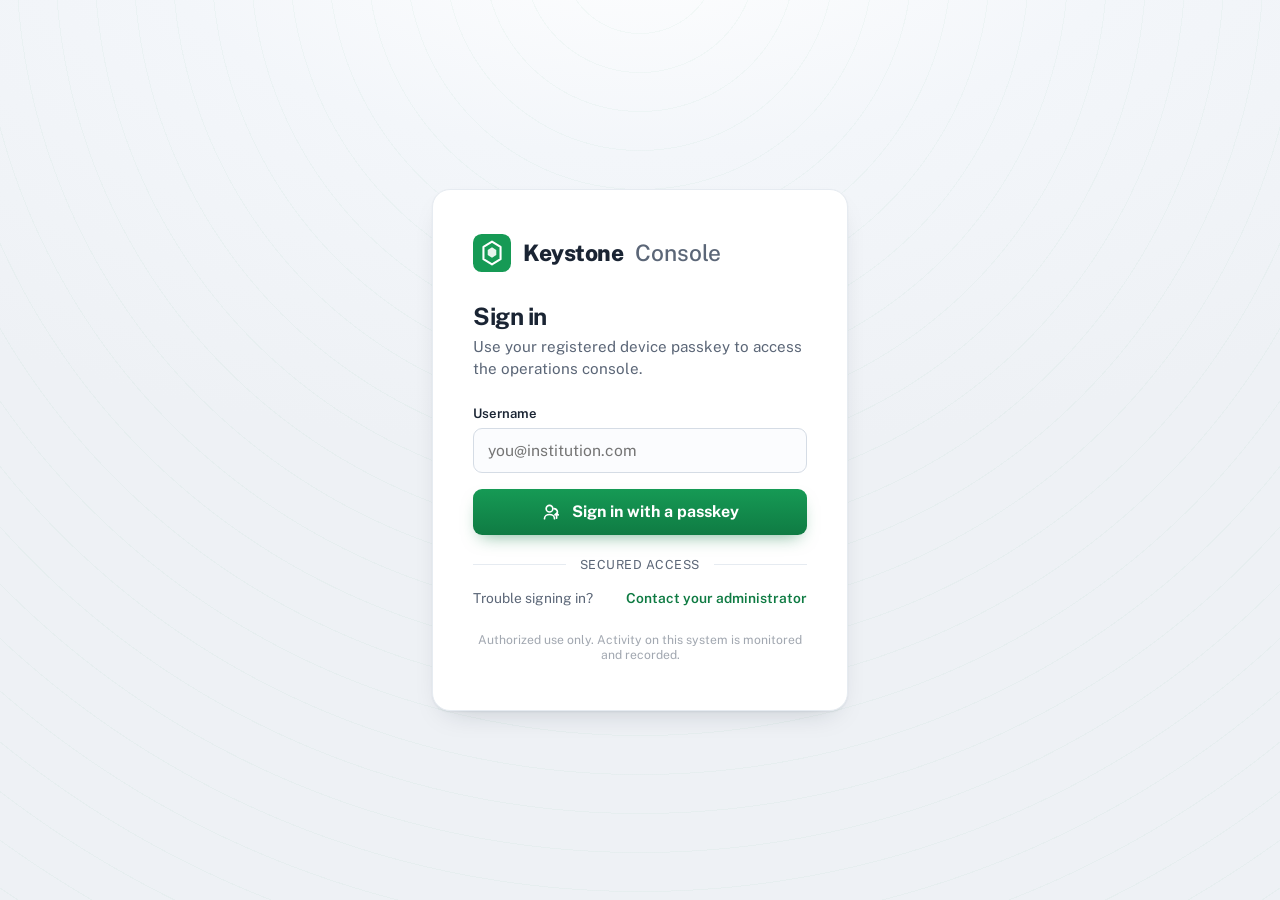
<file: index.html>
<!DOCTYPE html>
<html lang="en">
<head>
  <meta charset="UTF-8" />
  <meta name="viewport" content="width=device-width, initial-scale=1.0" />
  <title>Sign in · Keystone Console</title>
  <meta name="description" content="Secure sign-in for the Keystone digital banking operations console (demo)." />
  <link rel="stylesheet" href="assets/styles.css" />
  <link rel="icon" href="data:image/svg+xml,<svg xmlns='http://www.w3.org/2000/svg' viewBox='0 0 32 32'><rect width='32' height='32' rx='7' fill='%23169a55'/><path d='M16 6l8 5v10l-8 5-8-5V11z' fill='none' stroke='white' stroke-width='2'/></svg>" />
</head>
<body>
  <main class="login-bg">
    <section class="login-card" aria-labelledby="loginTitle">

      <div class="brand">
        <svg class="brand__mark" viewBox="0 0 40 40" aria-hidden="true">
          <rect width="40" height="40" rx="9" fill="#169a55"/>
          <path d="M20 8l9 5.5v13L20 32l-9-5.5v-13z" fill="none" stroke="#fff" stroke-width="2.2" stroke-linejoin="round"/>
          <path d="M20 14l4.5 2.8v5.4L20 25l-4.5-2.8v-5.4z" fill="#fff" opacity=".9"/>
        </svg>
        <span class="brand__name">Keystone <span>Console</span></span>
      </div>

      <h1 class="login-title" id="loginTitle">Sign in</h1>
      <p class="login-sub">Use your registered device passkey to access the operations console.</p>

      <form id="loginForm" autocomplete="off" novalidate>
        <div class="field">
          <label for="user">Username</label>
          <input id="user" name="user" type="text" inputmode="email"
                 placeholder="you@institution.com" autocomplete="username" />
        </div>

        <button class="btn btn--passkey" id="passkeyBtn" type="button">
          <svg viewBox="0 0 24 24" fill="none" stroke="currentColor" stroke-width="2"
               stroke-linecap="round" stroke-linejoin="round" aria-hidden="true">
            <circle cx="9" cy="8" r="4"/>
            <path d="M14.5 8a4 4 0 0 1 3 6.6"/>
            <path d="M3 20c0-3 2.7-5 6-5s6 2 6 5"/>
            <path d="M17.5 13.5v6m2-4l-2-2-2 2"/>
          </svg>
          Sign in with a passkey
        </button>
      </form>

      <div class="divider">Secured access</div>

      <div class="help-row">
        <span style="color:var(--ink-muted)">Trouble signing in?</span>
        <a href="#" onclick="return false">Contact your administrator</a>
      </div>

      <p class="login-foot">Authorized use only. Activity on this system is monitored and recorded.</p>
    </section>
  </main>

  <!-- Simulated OS passkey dialog -->
  <div class="passkey-overlay" id="passkeyOverlay" role="dialog" aria-modal="true" aria-live="polite">
    <div class="passkey-dialog">
      <div class="bio-ring" id="bioRing">
        <svg viewBox="0 0 24 24" fill="none" stroke="currentColor" stroke-width="1.7"
             stroke-linecap="round" stroke-linejoin="round" aria-hidden="true">
          <path d="M12 11a2 2 0 0 1 2 2c0 1.5-.2 3-.7 4.4"/>
          <path d="M8.5 6.5A6 6 0 0 1 18 11c0 1 0 2-.2 3"/>
          <path d="M6 13c0-3.3 2.7-6 6-6"/>
          <path d="M5 17c.6-1 1-2.4 1-4"/>
          <path d="M10 13c0-1.1.9-2 2-2"/>
          <path d="M9.5 19.5c.7-1.3 1.1-2.8 1.1-4.5"/>
        </svg>
      </div>
      <h3 id="pkTitle">Verify it's you</h3>
      <p id="pkMsg">Touch your security key or use the device biometric to continue.</p>
      <div class="origin">passkey · keystone-console.app</div>
    </div>
  </div>

  <script src="assets/app.js"></script>
</body>
</html>
</file>
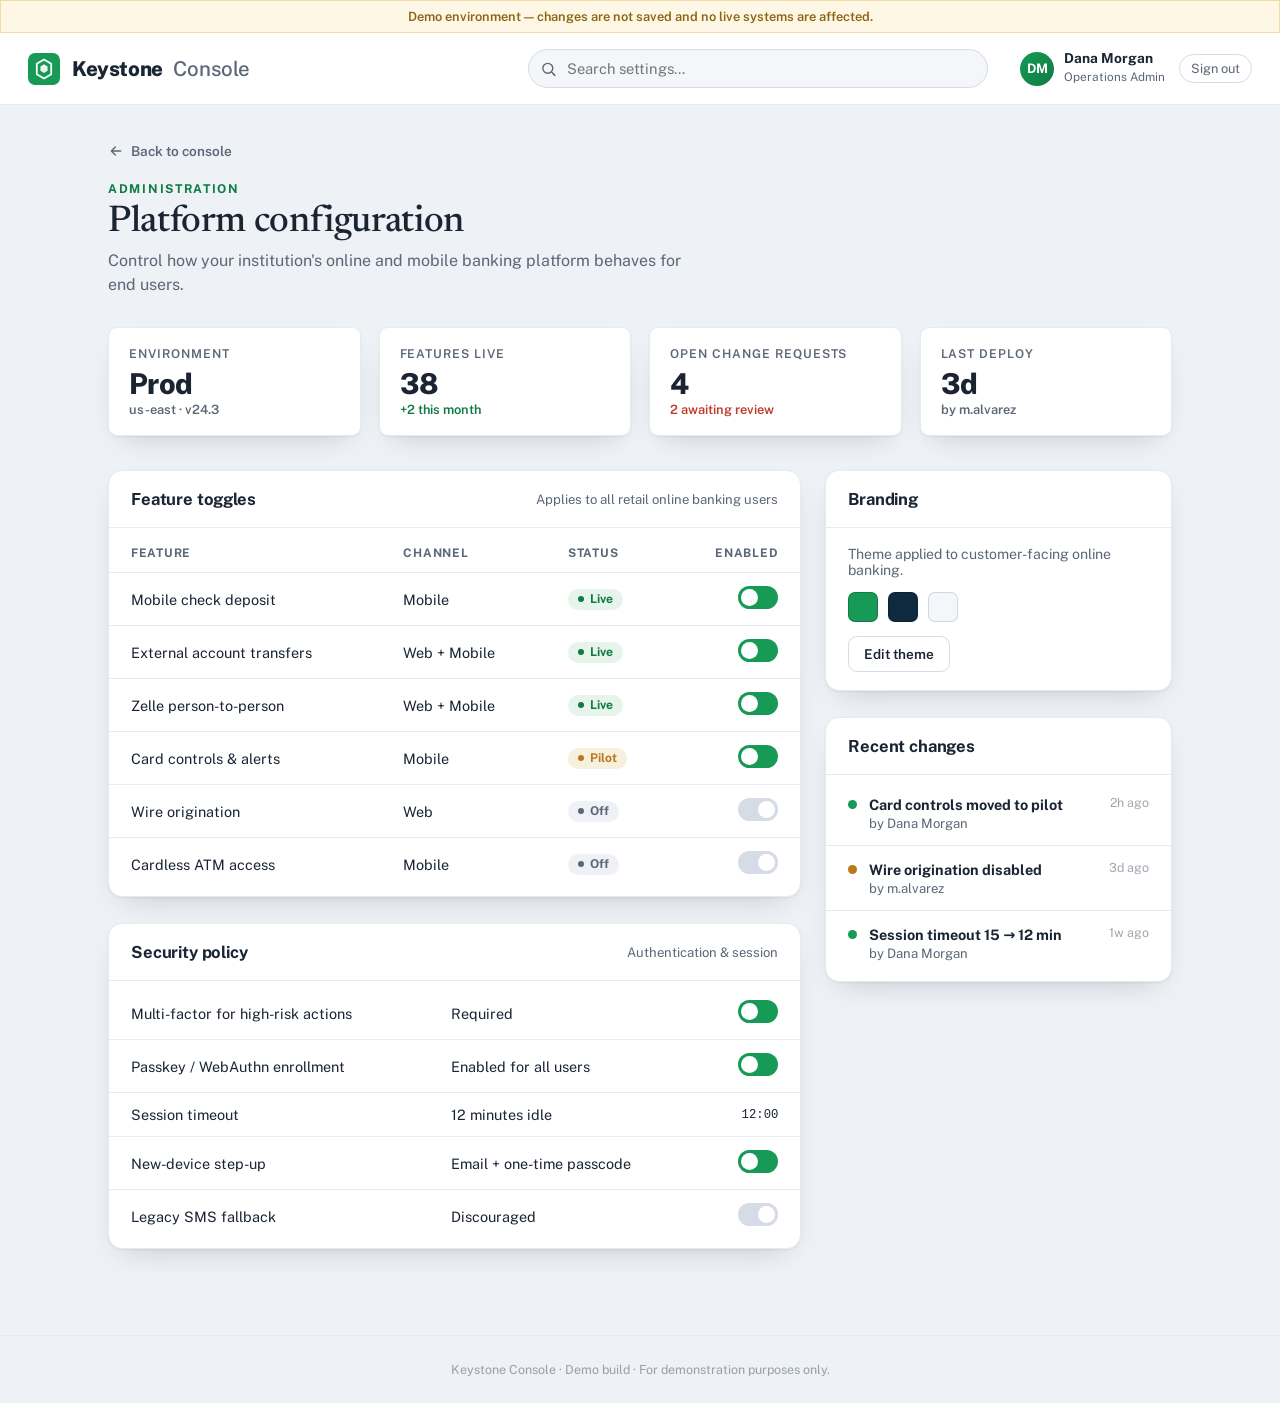
<file: administration.html>
<!DOCTYPE html>
<html lang="en">
<head>
  <meta charset="UTF-8" />
  <meta name="viewport" content="width=device-width, initial-scale=1.0" />
  <title>Administration · Keystone Console</title>
  <link rel="stylesheet" href="assets/styles.css" />
  <link rel="icon" href="data:image/svg+xml,<svg xmlns='http://www.w3.org/2000/svg' viewBox='0 0 32 32'><rect width='32' height='32' rx='7' fill='%23169a55'/><path d='M16 6l8 5v10l-8 5-8-5V11z' fill='none' stroke='white' stroke-width='2'/></svg>" />
</head>
<body>
  <div class="shell">
    <div class="demo-banner">Demo environment — changes are not saved and no live systems are affected.</div>

    <header class="topbar">
      <a class="brand" href="dashboard.html" style="text-decoration:none">
        <svg class="brand__mark" viewBox="0 0 40 40" aria-hidden="true">
          <rect width="40" height="40" rx="9" fill="#169a55"/>
          <path d="M20 8l9 5.5v13L20 32l-9-5.5v-13z" fill="none" stroke="#fff" stroke-width="2.2" stroke-linejoin="round"/>
          <path d="M20 14l4.5 2.8v5.4L20 25l-4.5-2.8v-5.4z" fill="#fff" opacity=".9"/>
        </svg>
        <span class="brand__name">Keystone <span>Console</span></span>
      </a>
      <div class="searchbar">
        <svg viewBox="0 0 24 24" fill="none" stroke="currentColor" stroke-width="2"
             stroke-linecap="round" stroke-linejoin="round" aria-hidden="true">
          <circle cx="11" cy="11" r="7"/><path d="M21 21l-4.3-4.3"/>
        </svg>
        <input type="search" placeholder="Search settings…" aria-label="Search" />
      </div>
      <div class="user-chip">
        <div class="avatar">DM</div>
        <div class="who"><b>Dana Morgan</b><small>Operations Admin</small></div>
        <a class="signout" href="index.html">Sign out</a>
      </div>
    </header>

    <main class="main">
      <a class="back-link" href="dashboard.html">
        <svg viewBox="0 0 24 24" width="16" height="16" fill="none" stroke="currentColor"
             stroke-width="2" stroke-linecap="round" stroke-linejoin="round"><path d="M19 12H5M11 6l-6 6 6 6"/></svg>
        Back to console
      </a>

      <div class="page-head">
        <p class="eyebrow">Administration</p>
        <h1 class="page-title">Platform configuration</h1>
        <p class="page-desc">Control how your institution's online and mobile banking platform behaves for end users.</p>
      </div>

      <div class="stat-row">
        <div class="stat"><div class="label">Environment</div><div class="value">Prod</div><div class="delta flat">us-east · v24.3</div></div>
        <div class="stat"><div class="label">Features live</div><div class="value">38</div><div class="delta up">+2 this month</div></div>
        <div class="stat"><div class="label">Open change requests</div><div class="value">4</div><div class="delta down">2 awaiting review</div></div>
        <div class="stat"><div class="label">Last deploy</div><div class="value">3d</div><div class="delta flat">by m.alvarez</div></div>
      </div>

      <div class="two-col">
        <div>
          <div class="panel">
            <div class="panel__head">
              <h2>Feature toggles</h2>
              <span class="hint">Applies to all retail online banking users</span>
            </div>
            <div class="panel__body">
              <table class="grid">
                <thead><tr><th>Feature</th><th>Channel</th><th>Status</th><th style="text-align:right">Enabled</th></tr></thead>
                <tbody>
                  <tr><td>Mobile check deposit</td><td>Mobile</td><td><span class="pill ok">Live</span></td><td style="text-align:right"><span class="toggle"></span></td></tr>
                  <tr><td>External account transfers</td><td>Web + Mobile</td><td><span class="pill ok">Live</span></td><td style="text-align:right"><span class="toggle"></span></td></tr>
                  <tr><td>Zelle person-to-person</td><td>Web + Mobile</td><td><span class="pill ok">Live</span></td><td style="text-align:right"><span class="toggle"></span></td></tr>
                  <tr><td>Card controls &amp; alerts</td><td>Mobile</td><td><span class="pill warn">Pilot</span></td><td style="text-align:right"><span class="toggle"></span></td></tr>
                  <tr><td>Wire origination</td><td>Web</td><td><span class="pill muted">Off</span></td><td style="text-align:right"><span class="toggle off"></span></td></tr>
                  <tr><td>Cardless ATM access</td><td>Mobile</td><td><span class="pill muted">Off</span></td><td style="text-align:right"><span class="toggle off"></span></td></tr>
                </tbody>
              </table>
            </div>
          </div>

          <div class="panel">
            <div class="panel__head"><h2>Security policy</h2><span class="hint">Authentication &amp; session</span></div>
            <div class="panel__body">
              <table class="grid">
                <tbody>
                  <tr><td>Multi-factor for high-risk actions</td><td colspan="2">Required</td><td style="text-align:right"><span class="toggle"></span></td></tr>
                  <tr><td>Passkey / WebAuthn enrollment</td><td colspan="2">Enabled for all users</td><td style="text-align:right"><span class="toggle"></span></td></tr>
                  <tr><td>Session timeout</td><td colspan="2">12 minutes idle</td><td style="text-align:right" class="mono">12:00</td></tr>
                  <tr><td>New-device step-up</td><td colspan="2">Email + one-time passcode</td><td style="text-align:right"><span class="toggle"></span></td></tr>
                  <tr><td>Legacy SMS fallback</td><td colspan="2">Discouraged</td><td style="text-align:right"><span class="toggle off"></span></td></tr>
                </tbody>
              </table>
            </div>
          </div>
        </div>

        <div>
          <div class="panel">
            <div class="panel__head"><h2>Branding</h2></div>
            <div class="panel__body" style="padding:18px 22px">
              <p style="margin:0 0 14px;font-size:.88rem;color:var(--ink-muted)">Theme applied to customer-facing online banking.</p>
              <div style="display:flex;gap:10px;margin-bottom:14px">
                <span style="width:30px;height:30px;border-radius:7px;background:#169a55;box-shadow:inset 0 0 0 1px #0003"></span>
                <span style="width:30px;height:30px;border-radius:7px;background:#0f2a3f;box-shadow:inset 0 0 0 1px #0003"></span>
                <span style="width:30px;height:30px;border-radius:7px;background:#f3f6fa;box-shadow:inset 0 0 0 1px #0002"></span>
              </div>
              <button class="btn-sm">Edit theme</button>
            </div>
          </div>

          <div class="panel">
            <div class="panel__head"><h2>Recent changes</h2></div>
            <div class="panel__body">
              <div class="list-item"><span class="dot"></span><div class="li-body"><b>Card controls moved to pilot</b><p>by Dana Morgan</p></div><time>2h ago</time></div>
              <div class="list-item"><span class="dot warn"></span><div class="li-body"><b>Wire origination disabled</b><p>by m.alvarez</p></div><time>3d ago</time></div>
              <div class="list-item"><span class="dot"></span><div class="li-body"><b>Session timeout 15 → 12 min</b><p>by Dana Morgan</p></div><time>1w ago</time></div>
            </div>
          </div>
        </div>
      </div>
    </main>

    <footer class="app-foot">Keystone Console · Demo build · For demonstration purposes only.</footer>
  </div>
</body>
</html>
</file>
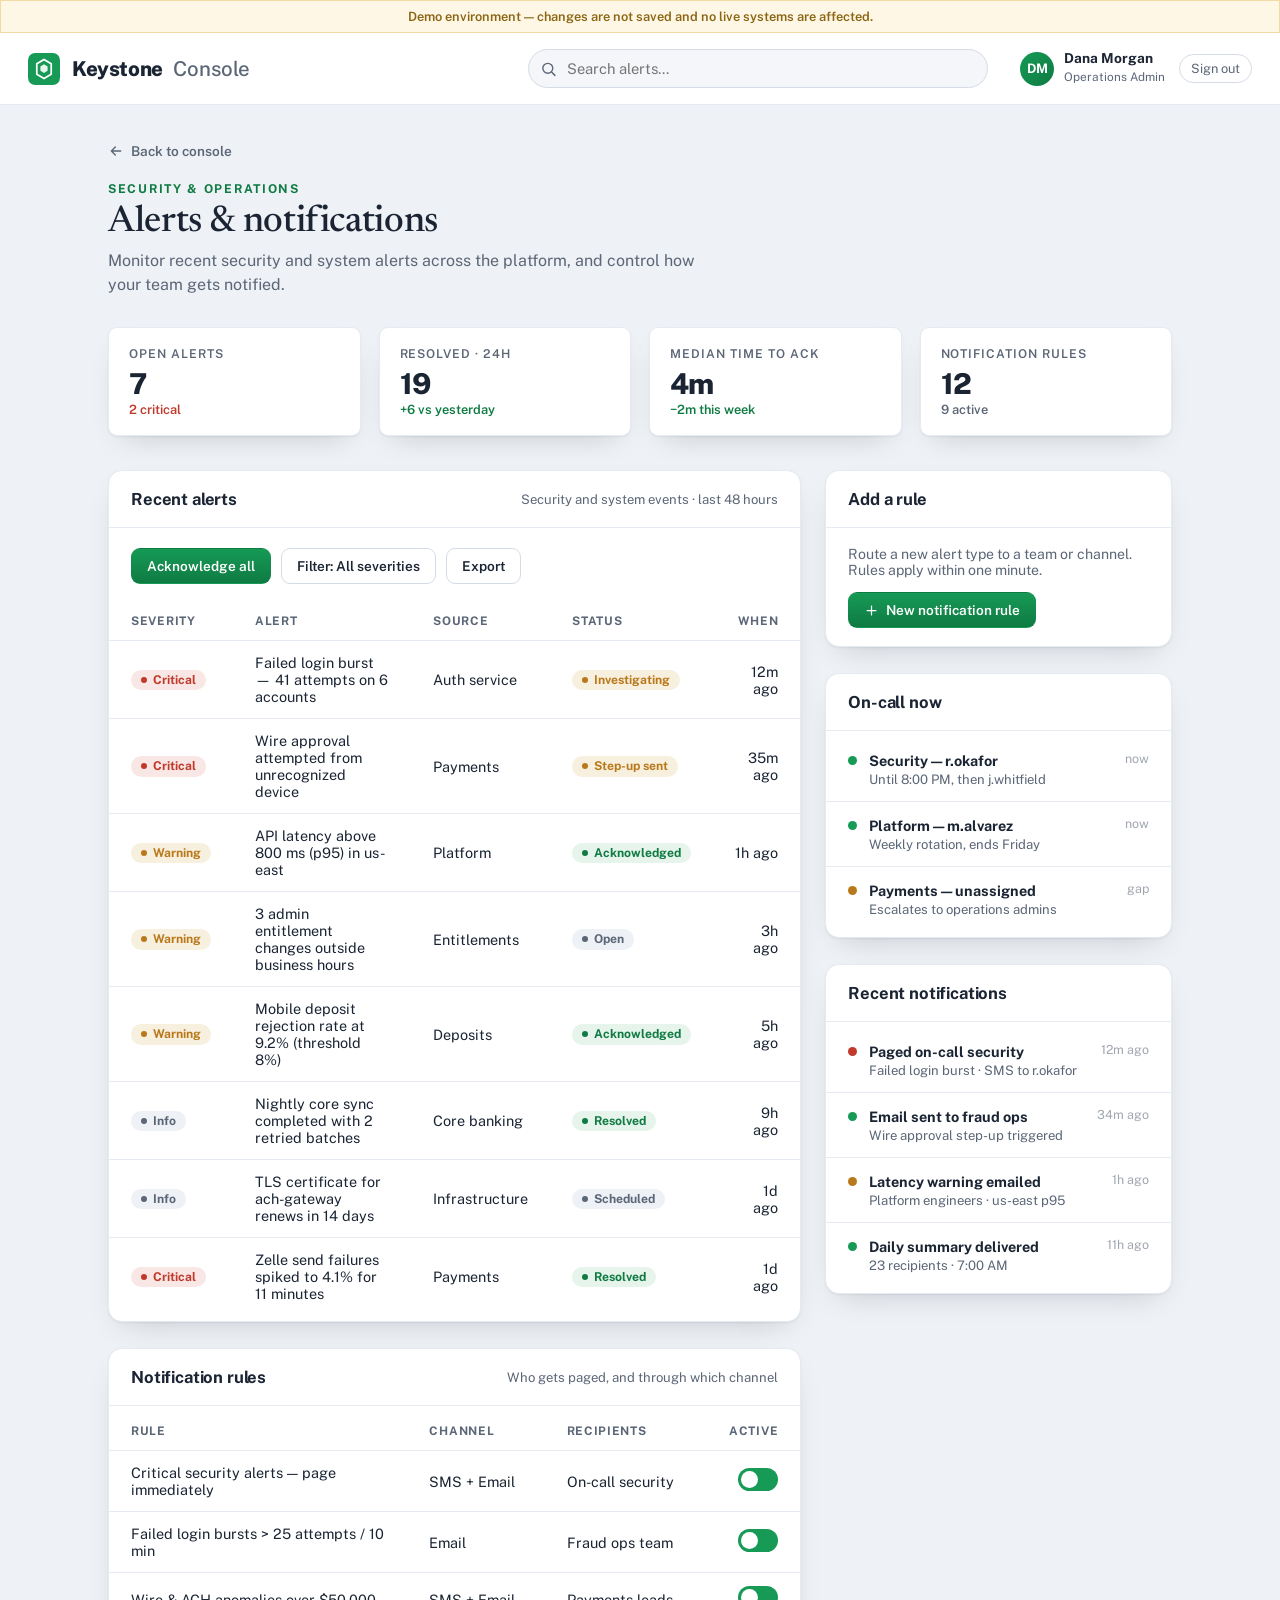
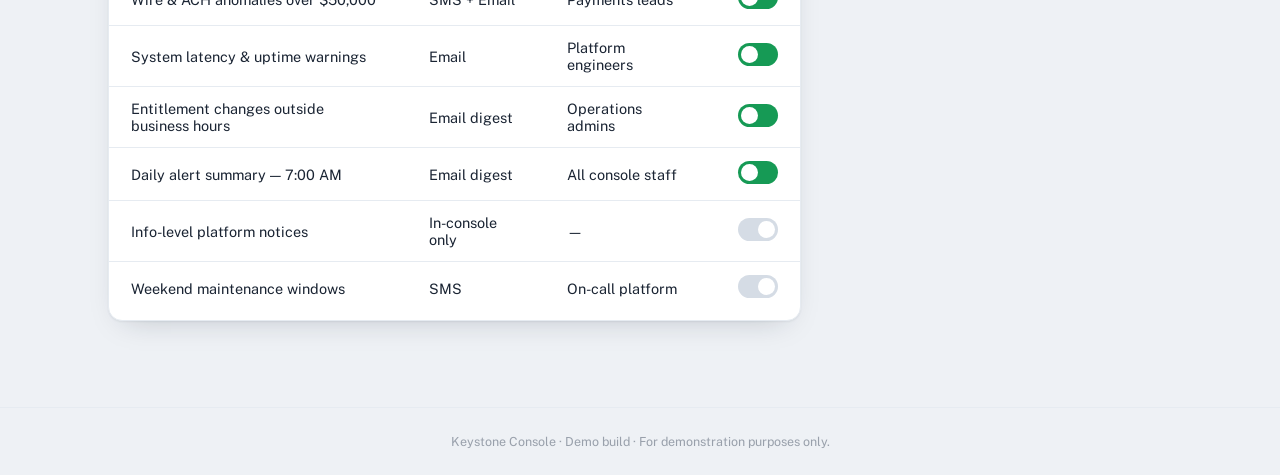
<file: alerts.html>
<!DOCTYPE html>
<html lang="en">
<head>
  <meta charset="UTF-8" />
  <meta name="viewport" content="width=device-width, initial-scale=1.0" />
  <title>Alerts · Keystone Console</title>
  <link rel="stylesheet" href="assets/styles.css" />
  <link rel="icon" href="data:image/svg+xml,<svg xmlns='http://www.w3.org/2000/svg' viewBox='0 0 32 32'><rect width='32' height='32' rx='7' fill='%23169a55'/><path d='M16 6l8 5v10l-8 5-8-5V11z' fill='none' stroke='white' stroke-width='2'/></svg>" />
</head>
<body>
  <div class="shell">
    <div class="demo-banner">Demo environment — changes are not saved and no live systems are affected.</div>

    <header class="topbar">
      <a class="brand" href="dashboard.html" style="text-decoration:none">
        <svg class="brand__mark" viewBox="0 0 40 40" aria-hidden="true">
          <rect width="40" height="40" rx="9" fill="#169a55"/>
          <path d="M20 8l9 5.5v13L20 32l-9-5.5v-13z" fill="none" stroke="#fff" stroke-width="2.2" stroke-linejoin="round"/>
          <path d="M20 14l4.5 2.8v5.4L20 25l-4.5-2.8v-5.4z" fill="#fff" opacity=".9"/>
        </svg>
        <span class="brand__name">Keystone <span>Console</span></span>
      </a>
      <div class="searchbar">
        <svg viewBox="0 0 24 24" fill="none" stroke="currentColor" stroke-width="2"
             stroke-linecap="round" stroke-linejoin="round" aria-hidden="true">
          <circle cx="11" cy="11" r="7"/><path d="M21 21l-4.3-4.3"/>
        </svg>
        <input type="search" placeholder="Search alerts…" aria-label="Search" />
      </div>
      <div class="user-chip">
        <div class="avatar">DM</div>
        <div class="who"><b>Dana Morgan</b><small>Operations Admin</small></div>
        <a class="signout" href="index.html">Sign out</a>
      </div>
    </header>

    <main class="main">
      <a class="back-link" href="dashboard.html">
        <svg viewBox="0 0 24 24" width="16" height="16" fill="none" stroke="currentColor"
             stroke-width="2" stroke-linecap="round" stroke-linejoin="round"><path d="M19 12H5M11 6l-6 6 6 6"/></svg>
        Back to console
      </a>

      <div class="page-head">
        <p class="eyebrow">Security &amp; Operations</p>
        <h1 class="page-title">Alerts &amp; notifications</h1>
        <p class="page-desc">Monitor recent security and system alerts across the platform, and control how your team gets notified.</p>
      </div>

      <div class="stat-row">
        <div class="stat"><div class="label">Open alerts</div><div class="value">7</div><div class="delta down">2 critical</div></div>
        <div class="stat"><div class="label">Resolved · 24h</div><div class="value">19</div><div class="delta up">+6 vs yesterday</div></div>
        <div class="stat"><div class="label">Median time to ack</div><div class="value">4m</div><div class="delta up">−2m this week</div></div>
        <div class="stat"><div class="label">Notification rules</div><div class="value">12</div><div class="delta flat">9 active</div></div>
      </div>

      <div class="two-col">
        <div>
          <div class="panel">
            <div class="panel__head">
              <h2>Recent alerts</h2>
              <span class="hint">Security and system events · last 48 hours</span>
            </div>
            <div class="panel__body">
              <div class="toolbar" style="padding:14px 22px 0">
                <button class="btn-sm primary">Acknowledge all</button>
                <button class="btn-sm">Filter: All severities</button>
                <button class="btn-sm">Export</button>
              </div>
              <table class="grid">
                <thead><tr><th>Severity</th><th>Alert</th><th>Source</th><th>Status</th><th style="text-align:right">When</th></tr></thead>
                <tbody>
                  <tr><td><span class="pill bad">Critical</span></td><td>Failed login burst — 41 attempts on 6 accounts</td><td>Auth service</td><td><span class="pill warn">Investigating</span></td><td style="text-align:right">12m ago</td></tr>
                  <tr><td><span class="pill bad">Critical</span></td><td>Wire approval attempted from unrecognized device</td><td>Payments</td><td><span class="pill warn">Step-up sent</span></td><td style="text-align:right">35m ago</td></tr>
                  <tr><td><span class="pill warn">Warning</span></td><td>API latency above 800 ms (p95) in us-east</td><td>Platform</td><td><span class="pill ok">Acknowledged</span></td><td style="text-align:right">1h ago</td></tr>
                  <tr><td><span class="pill warn">Warning</span></td><td>3 admin entitlement changes outside business hours</td><td>Entitlements</td><td><span class="pill muted">Open</span></td><td style="text-align:right">3h ago</td></tr>
                  <tr><td><span class="pill warn">Warning</span></td><td>Mobile deposit rejection rate at 9.2% (threshold 8%)</td><td>Deposits</td><td><span class="pill ok">Acknowledged</span></td><td style="text-align:right">5h ago</td></tr>
                  <tr><td><span class="pill muted">Info</span></td><td>Nightly core sync completed with 2 retried batches</td><td>Core banking</td><td><span class="pill ok">Resolved</span></td><td style="text-align:right">9h ago</td></tr>
                  <tr><td><span class="pill muted">Info</span></td><td>TLS certificate for ach-gateway renews in 14 days</td><td>Infrastructure</td><td><span class="pill muted">Scheduled</span></td><td style="text-align:right">1d ago</td></tr>
                  <tr><td><span class="pill bad">Critical</span></td><td>Zelle send failures spiked to 4.1% for 11 minutes</td><td>Payments</td><td><span class="pill ok">Resolved</span></td><td style="text-align:right">1d ago</td></tr>
                </tbody>
              </table>
            </div>
          </div>

          <div class="panel">
            <div class="panel__head">
              <h2>Notification rules</h2>
              <span class="hint">Who gets paged, and through which channel</span>
            </div>
            <div class="panel__body">
              <table class="grid">
                <thead><tr><th>Rule</th><th>Channel</th><th>Recipients</th><th style="text-align:right">Active</th></tr></thead>
                <tbody>
                  <tr><td>Critical security alerts — page immediately</td><td>SMS + Email</td><td>On-call security</td><td style="text-align:right"><span class="toggle"></span></td></tr>
                  <tr><td>Failed login bursts &gt; 25 attempts / 10 min</td><td>Email</td><td>Fraud ops team</td><td style="text-align:right"><span class="toggle"></span></td></tr>
                  <tr><td>Wire &amp; ACH anomalies over $50,000</td><td>SMS + Email</td><td>Payments leads</td><td style="text-align:right"><span class="toggle"></span></td></tr>
                  <tr><td>System latency &amp; uptime warnings</td><td>Email</td><td>Platform engineers</td><td style="text-align:right"><span class="toggle"></span></td></tr>
                  <tr><td>Entitlement changes outside business hours</td><td>Email digest</td><td>Operations admins</td><td style="text-align:right"><span class="toggle"></span></td></tr>
                  <tr><td>Daily alert summary — 7:00 AM</td><td>Email digest</td><td>All console staff</td><td style="text-align:right"><span class="toggle"></span></td></tr>
                  <tr><td>Info-level platform notices</td><td>In-console only</td><td>—</td><td style="text-align:right"><span class="toggle off"></span></td></tr>
                  <tr><td>Weekend maintenance windows</td><td>SMS</td><td>On-call platform</td><td style="text-align:right"><span class="toggle off"></span></td></tr>
                </tbody>
              </table>
            </div>
          </div>
        </div>

        <div>
          <div class="panel">
            <div class="panel__head"><h2>Add a rule</h2></div>
            <div class="panel__body" style="padding:18px 22px">
              <p style="margin:0 0 14px;font-size:.88rem;color:var(--ink-muted)">Route a new alert type to a team or channel. Rules apply within one minute.</p>
              <button class="btn-sm primary">
                <svg viewBox="0 0 24 24" fill="none" stroke="currentColor" stroke-width="2"
                     stroke-linecap="round" stroke-linejoin="round"><path d="M12 5v14M5 12h14"/></svg>
                New notification rule
              </button>
            </div>
          </div>

          <div class="panel">
            <div class="panel__head"><h2>On-call now</h2></div>
            <div class="panel__body">
              <div class="list-item"><span class="dot"></span><div class="li-body"><b>Security — r.okafor</b><p>Until 8:00 PM, then j.whitfield</p></div><time>now</time></div>
              <div class="list-item"><span class="dot"></span><div class="li-body"><b>Platform — m.alvarez</b><p>Weekly rotation, ends Friday</p></div><time>now</time></div>
              <div class="list-item"><span class="dot warn"></span><div class="li-body"><b>Payments — unassigned</b><p>Escalates to operations admins</p></div><time>gap</time></div>
            </div>
          </div>

          <div class="panel">
            <div class="panel__head"><h2>Recent notifications</h2></div>
            <div class="panel__body">
              <div class="list-item"><span class="dot bad"></span><div class="li-body"><b>Paged on-call security</b><p>Failed login burst · SMS to r.okafor</p></div><time>12m ago</time></div>
              <div class="list-item"><span class="dot"></span><div class="li-body"><b>Email sent to fraud ops</b><p>Wire approval step-up triggered</p></div><time>34m ago</time></div>
              <div class="list-item"><span class="dot warn"></span><div class="li-body"><b>Latency warning emailed</b><p>Platform engineers · us-east p95</p></div><time>1h ago</time></div>
              <div class="list-item"><span class="dot"></span><div class="li-body"><b>Daily summary delivered</b><p>23 recipients · 7:00 AM</p></div><time>11h ago</time></div>
            </div>
          </div>
        </div>
      </div>
    </main>

    <footer class="app-foot">Keystone Console · Demo build · For demonstration purposes only.</footer>
  </div>
</body>
</html>
</file>
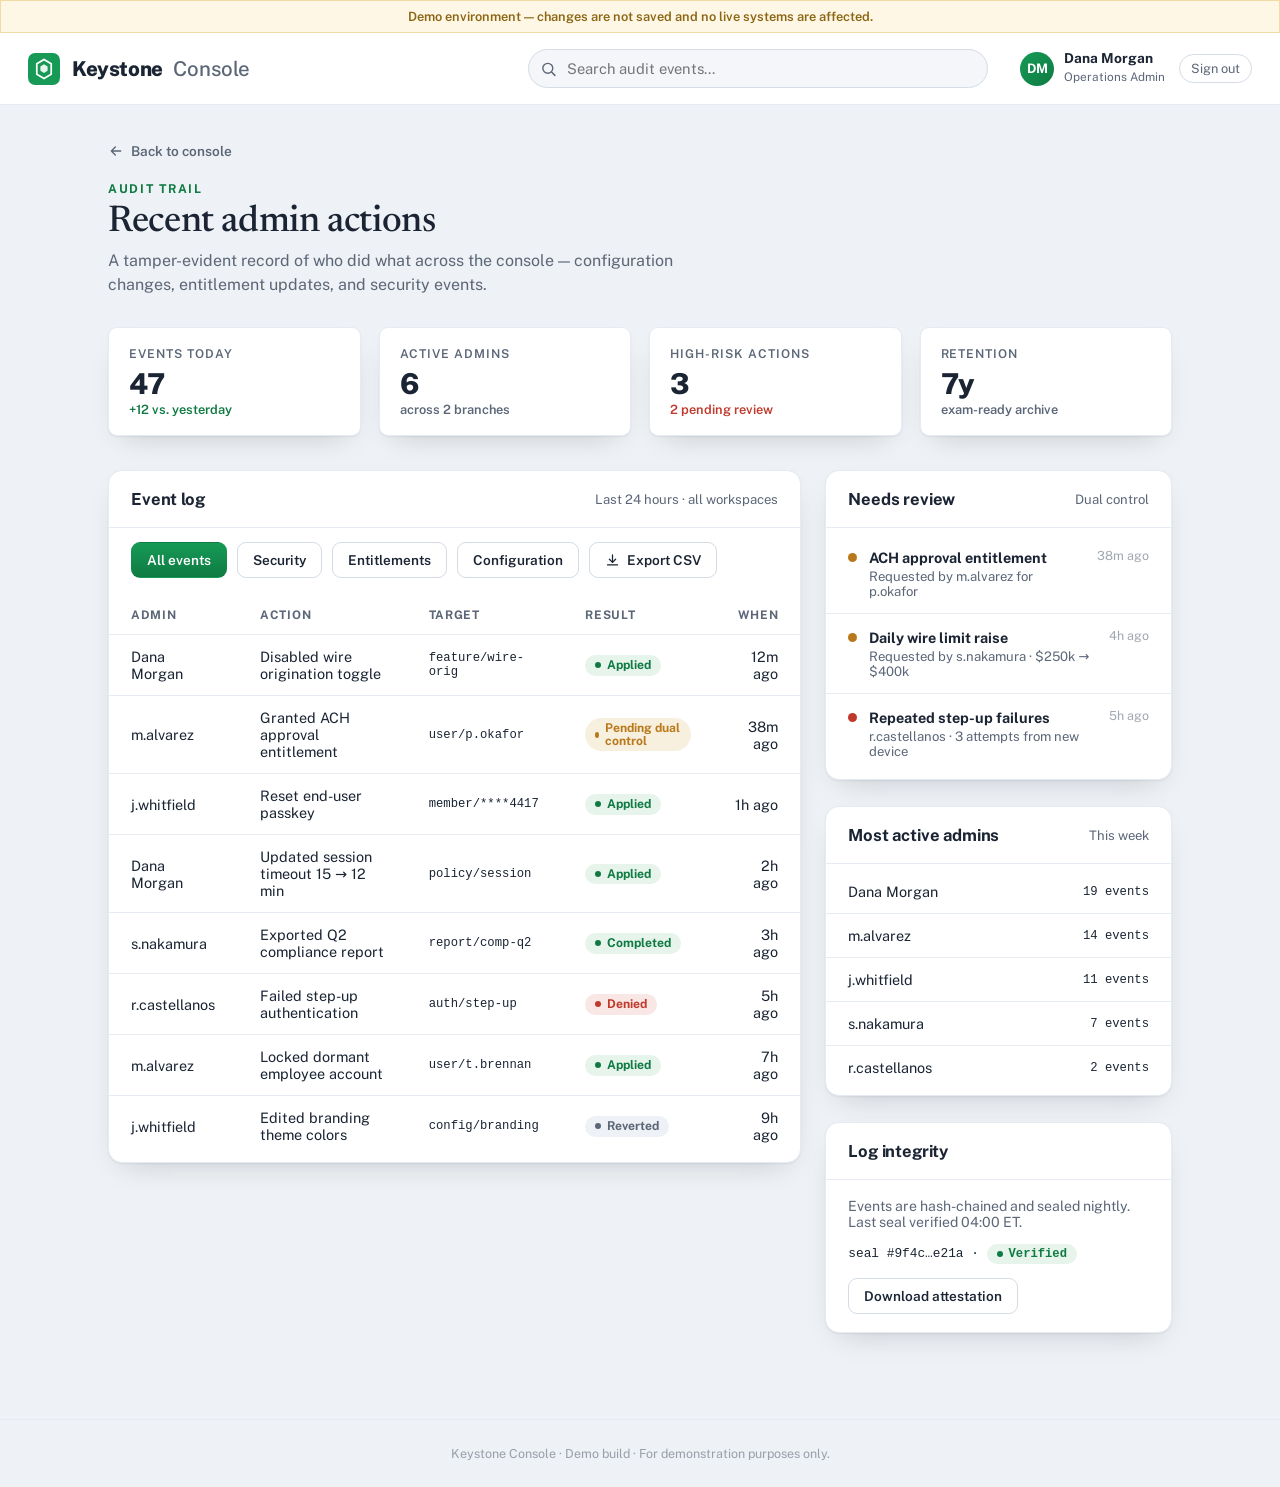
<file: audit-trail.html>
<!DOCTYPE html>
<html lang="en">
<head>
  <meta charset="UTF-8" />
  <meta name="viewport" content="width=device-width, initial-scale=1.0" />
  <title>Audit Trail · Keystone Console</title>
  <link rel="stylesheet" href="assets/styles.css" />
  <link rel="icon" href="data:image/svg+xml,<svg xmlns='http://www.w3.org/2000/svg' viewBox='0 0 32 32'><rect width='32' height='32' rx='7' fill='%23169a55'/><path d='M16 6l8 5v10l-8 5-8-5V11z' fill='none' stroke='white' stroke-width='2'/></svg>" />
</head>
<body>
  <div class="shell">
    <div class="demo-banner">Demo environment — changes are not saved and no live systems are affected.</div>

    <header class="topbar">
      <a class="brand" href="dashboard.html" style="text-decoration:none">
        <svg class="brand__mark" viewBox="0 0 40 40" aria-hidden="true">
          <rect width="40" height="40" rx="9" fill="#169a55"/>
          <path d="M20 8l9 5.5v13L20 32l-9-5.5v-13z" fill="none" stroke="#fff" stroke-width="2.2" stroke-linejoin="round"/>
          <path d="M20 14l4.5 2.8v5.4L20 25l-4.5-2.8v-5.4z" fill="#fff" opacity=".9"/>
        </svg>
        <span class="brand__name">Keystone <span>Console</span></span>
      </a>
      <div class="searchbar">
        <svg viewBox="0 0 24 24" fill="none" stroke="currentColor" stroke-width="2"
             stroke-linecap="round" stroke-linejoin="round" aria-hidden="true">
          <circle cx="11" cy="11" r="7"/><path d="M21 21l-4.3-4.3"/>
        </svg>
        <input type="search" placeholder="Search audit events…" aria-label="Search" />
      </div>
      <div class="user-chip">
        <div class="avatar">DM</div>
        <div class="who"><b>Dana Morgan</b><small>Operations Admin</small></div>
        <a class="signout" href="index.html">Sign out</a>
      </div>
    </header>

    <main class="main">
      <a class="back-link" href="dashboard.html">
        <svg viewBox="0 0 24 24" width="16" height="16" fill="none" stroke="currentColor"
             stroke-width="2" stroke-linecap="round" stroke-linejoin="round"><path d="M19 12H5M11 6l-6 6 6 6"/></svg>
        Back to console
      </a>

      <div class="page-head">
        <p class="eyebrow">Audit Trail</p>
        <h1 class="page-title">Recent admin actions</h1>
        <p class="page-desc">A tamper-evident record of who did what across the console — configuration changes, entitlement updates, and security events.</p>
      </div>

      <div class="stat-row">
        <div class="stat"><div class="label">Events today</div><div class="value">47</div><div class="delta up">+12 vs. yesterday</div></div>
        <div class="stat"><div class="label">Active admins</div><div class="value">6</div><div class="delta flat">across 2 branches</div></div>
        <div class="stat"><div class="label">High-risk actions</div><div class="value">3</div><div class="delta down">2 pending review</div></div>
        <div class="stat"><div class="label">Retention</div><div class="value">7y</div><div class="delta flat">exam-ready archive</div></div>
      </div>

      <div class="two-col">
        <div>
          <div class="panel">
            <div class="panel__head">
              <h2>Event log</h2>
              <span class="hint">Last 24 hours · all workspaces</span>
            </div>
            <div class="panel__body" style="padding-top:14px">
              <div class="toolbar" style="padding:0 22px">
                <button class="btn-sm primary">All events</button>
                <button class="btn-sm">Security</button>
                <button class="btn-sm">Entitlements</button>
                <button class="btn-sm">Configuration</button>
                <button class="btn-sm">
                  <svg viewBox="0 0 24 24" fill="none" stroke="currentColor" stroke-width="2"
                       stroke-linecap="round" stroke-linejoin="round" aria-hidden="true">
                    <path d="M12 3v12"/><path d="M7 10l5 5 5-5"/><path d="M4 19h16"/>
                  </svg>
                  Export CSV
                </button>
              </div>
              <table class="grid">
                <thead>
                  <tr><th>Admin</th><th>Action</th><th>Target</th><th>Result</th><th style="text-align:right">When</th></tr>
                </thead>
                <tbody>
                  <tr><td>Dana Morgan</td><td>Disabled wire origination toggle</td><td class="mono">feature/wire-orig</td><td><span class="pill ok">Applied</span></td><td style="text-align:right">12m ago</td></tr>
                  <tr><td>m.alvarez</td><td>Granted ACH approval entitlement</td><td class="mono">user/p.okafor</td><td><span class="pill warn">Pending dual control</span></td><td style="text-align:right">38m ago</td></tr>
                  <tr><td>j.whitfield</td><td>Reset end-user passkey</td><td class="mono">member/****4417</td><td><span class="pill ok">Applied</span></td><td style="text-align:right">1h ago</td></tr>
                  <tr><td>Dana Morgan</td><td>Updated session timeout 15 → 12 min</td><td class="mono">policy/session</td><td><span class="pill ok">Applied</span></td><td style="text-align:right">2h ago</td></tr>
                  <tr><td>s.nakamura</td><td>Exported Q2 compliance report</td><td class="mono">report/comp-q2</td><td><span class="pill ok">Completed</span></td><td style="text-align:right">3h ago</td></tr>
                  <tr><td>r.castellanos</td><td>Failed step-up authentication</td><td class="mono">auth/step-up</td><td><span class="pill bad">Denied</span></td><td style="text-align:right">5h ago</td></tr>
                  <tr><td>m.alvarez</td><td>Locked dormant employee account</td><td class="mono">user/t.brennan</td><td><span class="pill ok">Applied</span></td><td style="text-align:right">7h ago</td></tr>
                  <tr><td>j.whitfield</td><td>Edited branding theme colors</td><td class="mono">config/branding</td><td><span class="pill muted">Reverted</span></td><td style="text-align:right">9h ago</td></tr>
                </tbody>
              </table>
            </div>
          </div>
        </div>

        <div>
          <div class="panel">
            <div class="panel__head"><h2>Needs review</h2><span class="hint">Dual control</span></div>
            <div class="panel__body">
              <div class="list-item"><span class="dot warn"></span><div class="li-body"><b>ACH approval entitlement</b><p>Requested by m.alvarez for p.okafor</p></div><time>38m ago</time></div>
              <div class="list-item"><span class="dot warn"></span><div class="li-body"><b>Daily wire limit raise</b><p>Requested by s.nakamura · $250k → $400k</p></div><time>4h ago</time></div>
              <div class="list-item"><span class="dot bad"></span><div class="li-body"><b>Repeated step-up failures</b><p>r.castellanos · 3 attempts from new device</p></div><time>5h ago</time></div>
            </div>
          </div>

          <div class="panel">
            <div class="panel__head"><h2>Most active admins</h2><span class="hint">This week</span></div>
            <div class="panel__body">
              <table class="grid">
                <tbody>
                  <tr><td>Dana Morgan</td><td class="mono" style="text-align:right">19 events</td></tr>
                  <tr><td>m.alvarez</td><td class="mono" style="text-align:right">14 events</td></tr>
                  <tr><td>j.whitfield</td><td class="mono" style="text-align:right">11 events</td></tr>
                  <tr><td>s.nakamura</td><td class="mono" style="text-align:right">7 events</td></tr>
                  <tr><td>r.castellanos</td><td class="mono" style="text-align:right">2 events</td></tr>
                </tbody>
              </table>
            </div>
          </div>

          <div class="panel">
            <div class="panel__head"><h2>Log integrity</h2></div>
            <div class="panel__body" style="padding:18px 22px">
              <p style="margin:0 0 14px;font-size:.88rem;color:var(--ink-muted)">Events are hash-chained and sealed nightly. Last seal verified 04:00 ET.</p>
              <p class="mono" style="margin:0 0 14px;font-size:.8rem">seal #9f4c…e21a · <span class="pill ok">Verified</span></p>
              <button class="btn-sm">Download attestation</button>
            </div>
          </div>
        </div>
      </div>
    </main>

    <footer class="app-foot">Keystone Console · Demo build · For demonstration purposes only.</footer>
  </div>
</body>
</html>
</file>
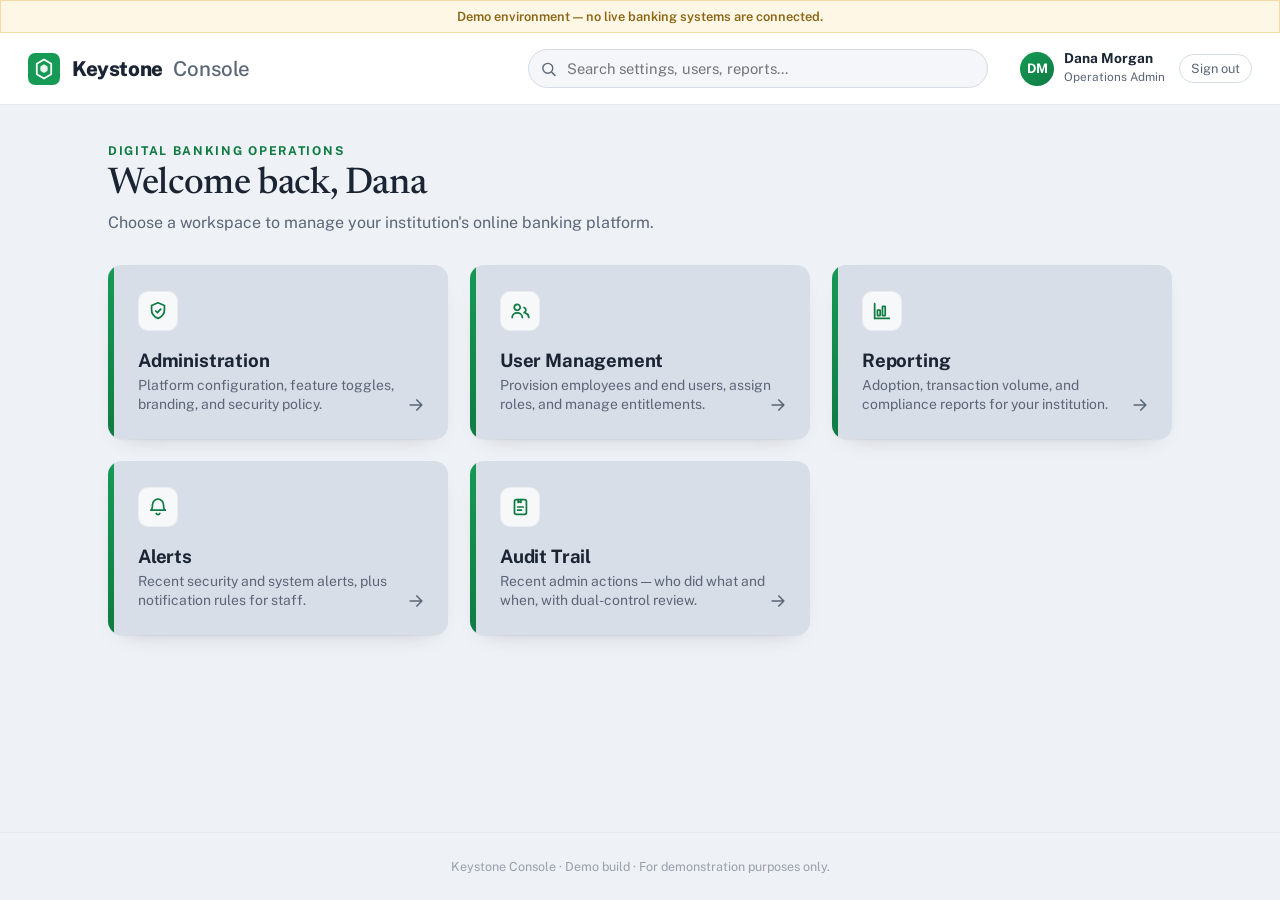
<file: dashboard.html>
<!DOCTYPE html>
<html lang="en">
<head>
  <meta charset="UTF-8" />
  <meta name="viewport" content="width=device-width, initial-scale=1.0" />
  <title>Console · Keystone</title>
  <link rel="stylesheet" href="assets/styles.css" />
  <link rel="icon" href="data:image/svg+xml,<svg xmlns='http://www.w3.org/2000/svg' viewBox='0 0 32 32'><rect width='32' height='32' rx='7' fill='%23169a55'/><path d='M16 6l8 5v10l-8 5-8-5V11z' fill='none' stroke='white' stroke-width='2'/></svg>" />
</head>
<body>
  <div class="shell">
    <div class="demo-banner">Demo environment — no live banking systems are connected.</div>

    <header class="topbar">
      <div class="brand">
        <svg class="brand__mark" viewBox="0 0 40 40" aria-hidden="true">
          <rect width="40" height="40" rx="9" fill="#169a55"/>
          <path d="M20 8l9 5.5v13L20 32l-9-5.5v-13z" fill="none" stroke="#fff" stroke-width="2.2" stroke-linejoin="round"/>
          <path d="M20 14l4.5 2.8v5.4L20 25l-4.5-2.8v-5.4z" fill="#fff" opacity=".9"/>
        </svg>
        <span class="brand__name">Keystone <span>Console</span></span>
      </div>

      <div class="searchbar">
        <svg viewBox="0 0 24 24" fill="none" stroke="currentColor" stroke-width="2"
             stroke-linecap="round" stroke-linejoin="round" aria-hidden="true">
          <circle cx="11" cy="11" r="7"/><path d="M21 21l-4.3-4.3"/>
        </svg>
        <input type="search" placeholder="Search settings, users, reports…" aria-label="Search" />
      </div>

      <div class="user-chip">
        <div class="avatar">DM</div>
        <div class="who">
          <b>Dana Morgan</b>
          <small>Operations Admin</small>
        </div>
        <a class="signout" href="index.html">Sign out</a>
      </div>
    </header>

    <main class="main">
      <div class="page-head">
        <p class="eyebrow">Digital Banking Operations</p>
        <h1 class="page-title">Welcome back, Dana</h1>
        <p class="page-desc">Choose a workspace to manage your institution's online banking platform.</p>
      </div>

      <div class="tile-grid">

        <a class="tile" href="administration.html">
          <div class="tile__icon">
            <svg viewBox="0 0 24 24" fill="none" stroke="currentColor" stroke-width="1.9"
                 stroke-linecap="round" stroke-linejoin="round" aria-hidden="true">
              <path d="M12 3l7 3v5c0 4.5-3 7.5-7 9-4-1.5-7-4.5-7-9V6z"/>
              <path d="M9.5 12l1.8 1.8L15 10"/>
            </svg>
          </div>
          <h2 class="tile__title">Administration</h2>
          <p class="tile__desc">Platform configuration, feature toggles, branding, and security policy.</p>
          <span class="tile__arrow" aria-hidden="true">
            <svg viewBox="0 0 24 24" width="20" height="20" fill="none" stroke="currentColor"
                 stroke-width="2" stroke-linecap="round" stroke-linejoin="round">
              <path d="M5 12h14M13 6l6 6-6 6"/>
            </svg>
          </span>
        </a>

        <a class="tile" href="user-management.html">
          <div class="tile__icon">
            <svg viewBox="0 0 24 24" fill="none" stroke="currentColor" stroke-width="1.9"
                 stroke-linecap="round" stroke-linejoin="round" aria-hidden="true">
              <circle cx="9" cy="8" r="3.2"/>
              <path d="M3.5 19c0-3 2.5-5 5.5-5s5.5 2 5.5 5"/>
              <path d="M16.5 8.2a3 3 0 0 1 0 5.6"/>
              <path d="M18 14.4c2.2.6 3.5 2.3 3.5 4.6"/>
            </svg>
          </div>
          <h2 class="tile__title">User Management</h2>
          <p class="tile__desc">Provision employees and end users, assign roles, and manage entitlements.</p>
          <span class="tile__arrow" aria-hidden="true">
            <svg viewBox="0 0 24 24" width="20" height="20" fill="none" stroke="currentColor"
                 stroke-width="2" stroke-linecap="round" stroke-linejoin="round">
              <path d="M5 12h14M13 6l6 6-6 6"/>
            </svg>
          </span>
        </a>

        <a class="tile" href="reporting.html">
          <div class="tile__icon">
            <svg viewBox="0 0 24 24" fill="none" stroke="currentColor" stroke-width="1.9"
                 stroke-linecap="round" stroke-linejoin="round" aria-hidden="true">
              <path d="M4 20V4"/><path d="M4 20h16"/>
              <rect x="7" y="11" width="3" height="6" rx=".5"/>
              <rect x="12.5" y="7" width="3" height="10" rx=".5"/>
              <rect x="18" y="13" width="0" height="4"/>
            </svg>
          </div>
          <h2 class="tile__title">Reporting</h2>
          <p class="tile__desc">Adoption, transaction volume, and compliance reports for your institution.</p>
          <span class="tile__arrow" aria-hidden="true">
            <svg viewBox="0 0 24 24" width="20" height="20" fill="none" stroke="currentColor"
                 stroke-width="2" stroke-linecap="round" stroke-linejoin="round">
              <path d="M5 12h14M13 6l6 6-6 6"/>
            </svg>
          </span>
        </a>

        <a class="tile" href="alerts.html">
          <div class="tile__icon">
            <svg viewBox="0 0 24 24" fill="none" stroke="currentColor" stroke-width="1.9"
                 stroke-linecap="round" stroke-linejoin="round" aria-hidden="true">
              <path d="M18 9.5a6 6 0 1 0-12 0c0 5-2 6-2 6h16s-2-1-2-6"/>
              <path d="M10 19a2.2 2.2 0 0 0 4 0"/>
            </svg>
          </div>
          <h2 class="tile__title">Alerts</h2>
          <p class="tile__desc">Recent security and system alerts, plus notification rules for staff.</p>
          <span class="tile__arrow" aria-hidden="true">
            <svg viewBox="0 0 24 24" width="20" height="20" fill="none" stroke="currentColor"
                 stroke-width="2" stroke-linecap="round" stroke-linejoin="round">
              <path d="M5 12h14M13 6l6 6-6 6"/>
            </svg>
          </span>
        </a>

        <a class="tile" href="audit-trail.html">
          <div class="tile__icon">
            <svg viewBox="0 0 24 24" fill="none" stroke="currentColor" stroke-width="1.9"
                 stroke-linecap="round" stroke-linejoin="round" aria-hidden="true">
              <path d="M8 4h9a2 2 0 0 1 2 2v12a2 2 0 0 1-2 2H8a2 2 0 0 1-2-2V6a2 2 0 0 1 2-2z"/>
              <path d="M10 4v3l1.5-1L13 7V4"/>
              <path d="M9.5 12h6"/><path d="M9.5 15.5h4"/>
            </svg>
          </div>
          <h2 class="tile__title">Audit Trail</h2>
          <p class="tile__desc">Recent admin actions — who did what and when, with dual-control review.</p>
          <span class="tile__arrow" aria-hidden="true">
            <svg viewBox="0 0 24 24" width="20" height="20" fill="none" stroke="currentColor"
                 stroke-width="2" stroke-linecap="round" stroke-linejoin="round">
              <path d="M5 12h14M13 6l6 6-6 6"/>
            </svg>
          </span>
        </a>

      </div>
    </main>

    <footer class="app-foot">Keystone Console · Demo build · For demonstration purposes only.</footer>
  </div>
</body>
</html>
</file>
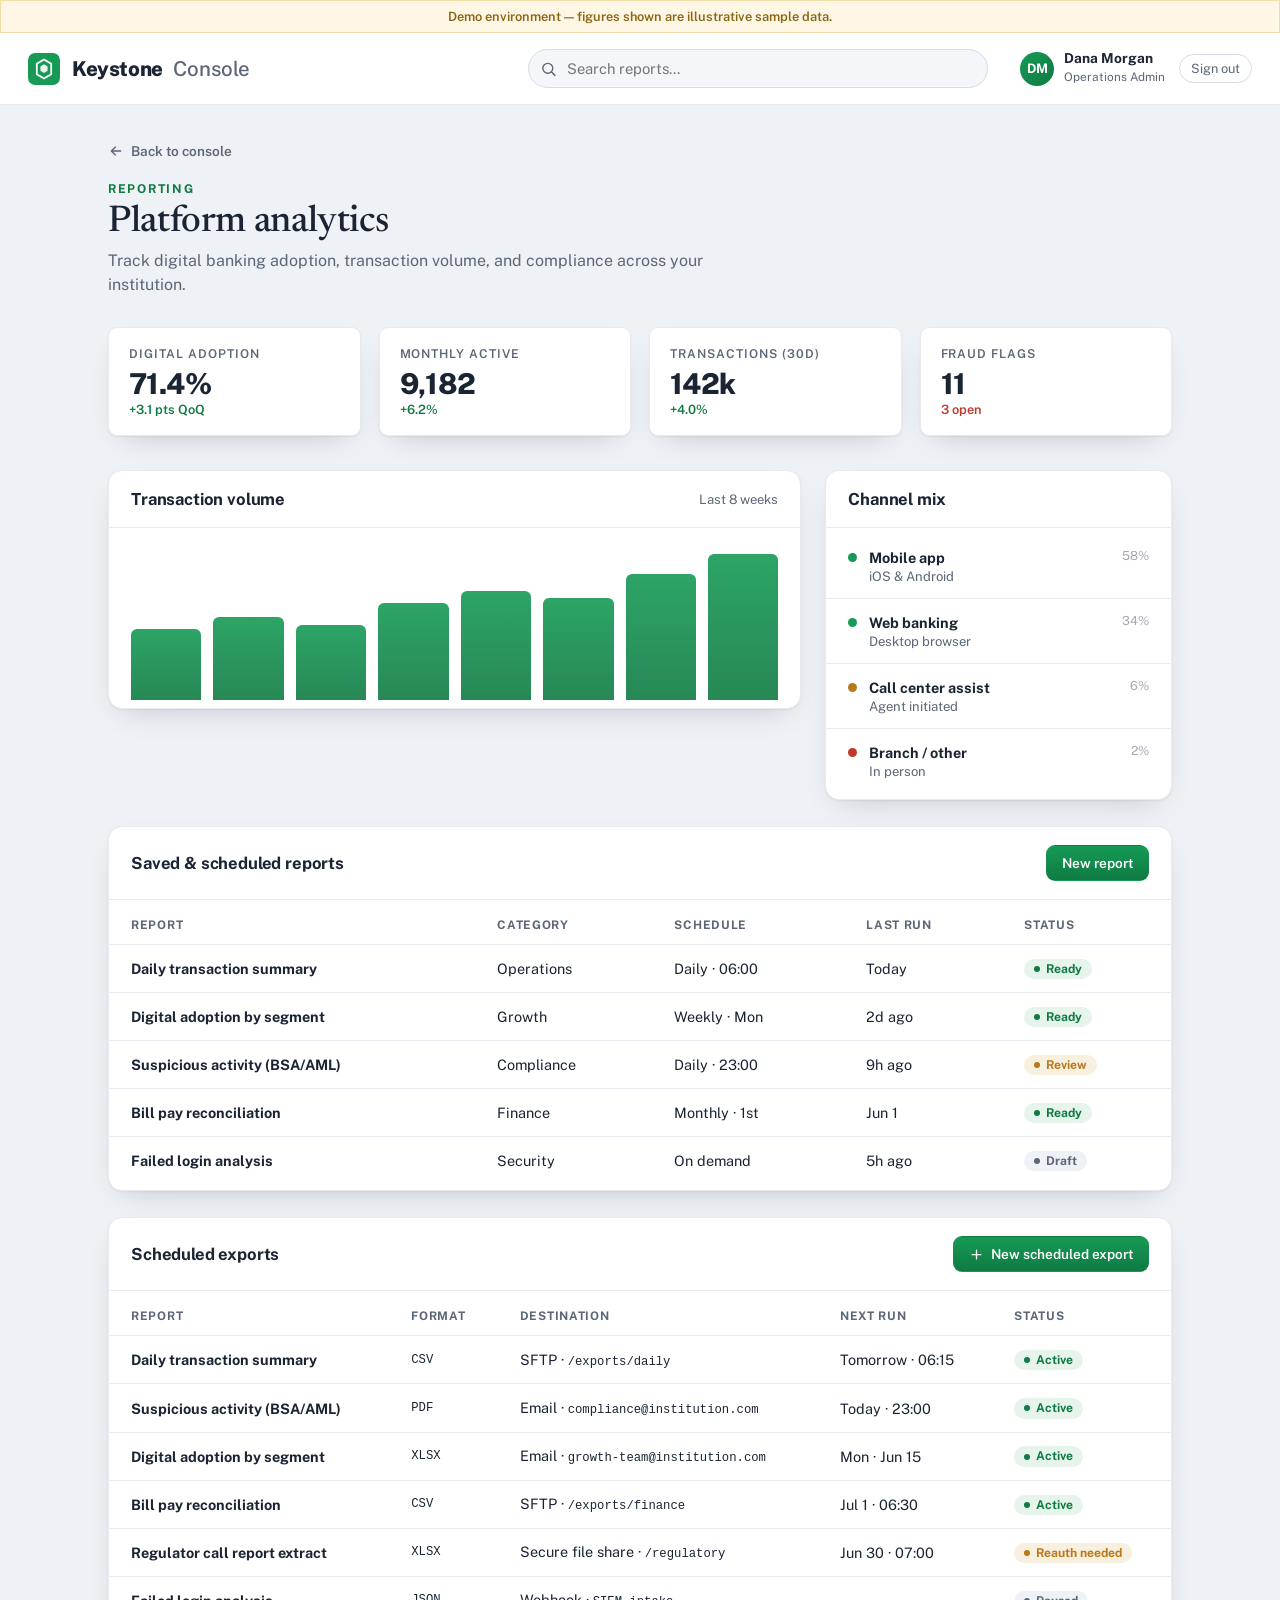
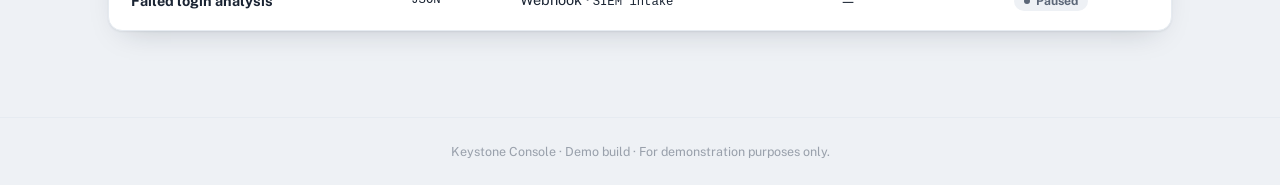
<file: reporting.html>
<!DOCTYPE html>
<html lang="en">
<head>
  <meta charset="UTF-8" />
  <meta name="viewport" content="width=device-width, initial-scale=1.0" />
  <title>Reporting · Keystone Console</title>
  <link rel="stylesheet" href="assets/styles.css" />
  <link rel="icon" href="data:image/svg+xml,<svg xmlns='http://www.w3.org/2000/svg' viewBox='0 0 32 32'><rect width='32' height='32' rx='7' fill='%23169a55'/><path d='M16 6l8 5v10l-8 5-8-5V11z' fill='none' stroke='white' stroke-width='2'/></svg>" />
</head>
<body>
  <div class="shell">
    <div class="demo-banner">Demo environment — figures shown are illustrative sample data.</div>

    <header class="topbar">
      <a class="brand" href="dashboard.html" style="text-decoration:none">
        <svg class="brand__mark" viewBox="0 0 40 40" aria-hidden="true">
          <rect width="40" height="40" rx="9" fill="#169a55"/>
          <path d="M20 8l9 5.5v13L20 32l-9-5.5v-13z" fill="none" stroke="#fff" stroke-width="2.2" stroke-linejoin="round"/>
          <path d="M20 14l4.5 2.8v5.4L20 25l-4.5-2.8v-5.4z" fill="#fff" opacity=".9"/>
        </svg>
        <span class="brand__name">Keystone <span>Console</span></span>
      </a>
      <div class="searchbar">
        <svg viewBox="0 0 24 24" fill="none" stroke="currentColor" stroke-width="2"
             stroke-linecap="round" stroke-linejoin="round" aria-hidden="true">
          <circle cx="11" cy="11" r="7"/><path d="M21 21l-4.3-4.3"/>
        </svg>
        <input type="search" placeholder="Search reports…" aria-label="Search" />
      </div>
      <div class="user-chip">
        <div class="avatar">DM</div>
        <div class="who"><b>Dana Morgan</b><small>Operations Admin</small></div>
        <a class="signout" href="index.html">Sign out</a>
      </div>
    </header>

    <main class="main">
      <a class="back-link" href="dashboard.html">
        <svg viewBox="0 0 24 24" width="16" height="16" fill="none" stroke="currentColor"
             stroke-width="2" stroke-linecap="round" stroke-linejoin="round"><path d="M19 12H5M11 6l-6 6 6 6"/></svg>
        Back to console
      </a>

      <div class="page-head">
        <p class="eyebrow">Reporting</p>
        <h1 class="page-title">Platform analytics</h1>
        <p class="page-desc">Track digital banking adoption, transaction volume, and compliance across your institution.</p>
      </div>

      <div class="stat-row">
        <div class="stat"><div class="label">Digital adoption</div><div class="value">71.4%</div><div class="delta up">+3.1 pts QoQ</div></div>
        <div class="stat"><div class="label">Monthly active</div><div class="value">9,182</div><div class="delta up">+6.2%</div></div>
        <div class="stat"><div class="label">Transactions (30d)</div><div class="value">142k</div><div class="delta up">+4.0%</div></div>
        <div class="stat"><div class="label">Fraud flags</div><div class="value">11</div><div class="delta down">3 open</div></div>
      </div>

      <div class="two-col">
        <div class="panel">
          <div class="panel__head"><h2>Transaction volume</h2><span class="hint">Last 8 weeks</span></div>
          <div class="bars">
            <div class="bar" style="height:46%"><span>W1</span></div>
            <div class="bar" style="height:54%"><span>W2</span></div>
            <div class="bar" style="height:49%"><span>W3</span></div>
            <div class="bar" style="height:63%"><span>W4</span></div>
            <div class="bar" style="height:71%"><span>W5</span></div>
            <div class="bar" style="height:66%"><span>W6</span></div>
            <div class="bar" style="height:82%"><span>W7</span></div>
            <div class="bar" style="height:95%"><span>W8</span></div>
          </div>
        </div>

        <div class="panel">
          <div class="panel__head"><h2>Channel mix</h2></div>
          <div class="panel__body" style="padding:6px 0">
            <div class="list-item"><span class="dot"></span><div class="li-body"><b>Mobile app</b><p>iOS &amp; Android</p></div><time>58%</time></div>
            <div class="list-item"><span class="dot"></span><div class="li-body"><b>Web banking</b><p>Desktop browser</p></div><time>34%</time></div>
            <div class="list-item"><span class="dot warn"></span><div class="li-body"><b>Call center assist</b><p>Agent initiated</p></div><time>6%</time></div>
            <div class="list-item"><span class="dot bad"></span><div class="li-body"><b>Branch / other</b><p>In person</p></div><time>2%</time></div>
          </div>
        </div>
      </div>

      <div class="panel">
        <div class="panel__head"><h2>Saved &amp; scheduled reports</h2><button class="btn-sm primary">New report</button></div>
        <div class="panel__body">
          <table class="grid">
            <thead><tr><th>Report</th><th>Category</th><th>Schedule</th><th>Last run</th><th>Status</th></tr></thead>
            <tbody>
              <tr><td><b>Daily transaction summary</b></td><td>Operations</td><td>Daily · 06:00</td><td>Today</td><td><span class="pill ok">Ready</span></td></tr>
              <tr><td><b>Digital adoption by segment</b></td><td>Growth</td><td>Weekly · Mon</td><td>2d ago</td><td><span class="pill ok">Ready</span></td></tr>
              <tr><td><b>Suspicious activity (BSA/AML)</b></td><td>Compliance</td><td>Daily · 23:00</td><td>9h ago</td><td><span class="pill warn">Review</span></td></tr>
              <tr><td><b>Bill pay reconciliation</b></td><td>Finance</td><td>Monthly · 1st</td><td>Jun 1</td><td><span class="pill ok">Ready</span></td></tr>
              <tr><td><b>Failed login analysis</b></td><td>Security</td><td>On demand</td><td>5h ago</td><td><span class="pill muted">Draft</span></td></tr>
            </tbody>
          </table>
        </div>
      </div>

      <div class="panel">
        <div class="panel__head">
          <h2>Scheduled exports</h2>
          <button class="btn-sm primary">
            <svg viewBox="0 0 24 24" fill="none" stroke="currentColor" stroke-width="2"
                 stroke-linecap="round" stroke-linejoin="round"><path d="M12 5v14M5 12h14"/></svg>
            New scheduled export
          </button>
        </div>
        <div class="panel__body">
          <table class="grid">
            <thead><tr><th>Report</th><th>Format</th><th>Destination</th><th>Next run</th><th>Status</th></tr></thead>
            <tbody>
              <tr><td><b>Daily transaction summary</b></td><td class="mono">CSV</td><td>SFTP · <span class="mono">/exports/daily</span></td><td>Tomorrow · 06:15</td><td><span class="pill ok">Active</span></td></tr>
              <tr><td><b>Suspicious activity (BSA/AML)</b></td><td class="mono">PDF</td><td>Email · <span class="mono">compliance@institution.com</span></td><td>Today · 23:00</td><td><span class="pill ok">Active</span></td></tr>
              <tr><td><b>Digital adoption by segment</b></td><td class="mono">XLSX</td><td>Email · <span class="mono">growth-team@institution.com</span></td><td>Mon · Jun 15</td><td><span class="pill ok">Active</span></td></tr>
              <tr><td><b>Bill pay reconciliation</b></td><td class="mono">CSV</td><td>SFTP · <span class="mono">/exports/finance</span></td><td>Jul 1 · 06:30</td><td><span class="pill ok">Active</span></td></tr>
              <tr><td><b>Regulator call report extract</b></td><td class="mono">XLSX</td><td>Secure file share · <span class="mono">/regulatory</span></td><td>Jun 30 · 07:00</td><td><span class="pill warn">Reauth needed</span></td></tr>
              <tr><td><b>Failed login analysis</b></td><td class="mono">JSON</td><td>Webhook · <span class="mono">SIEM intake</span></td><td>—</td><td><span class="pill muted">Paused</span></td></tr>
            </tbody>
          </table>
        </div>
      </div>
    </main>

    <footer class="app-foot">Keystone Console · Demo build · For demonstration purposes only.</footer>
  </div>
</body>
</html>
</file>
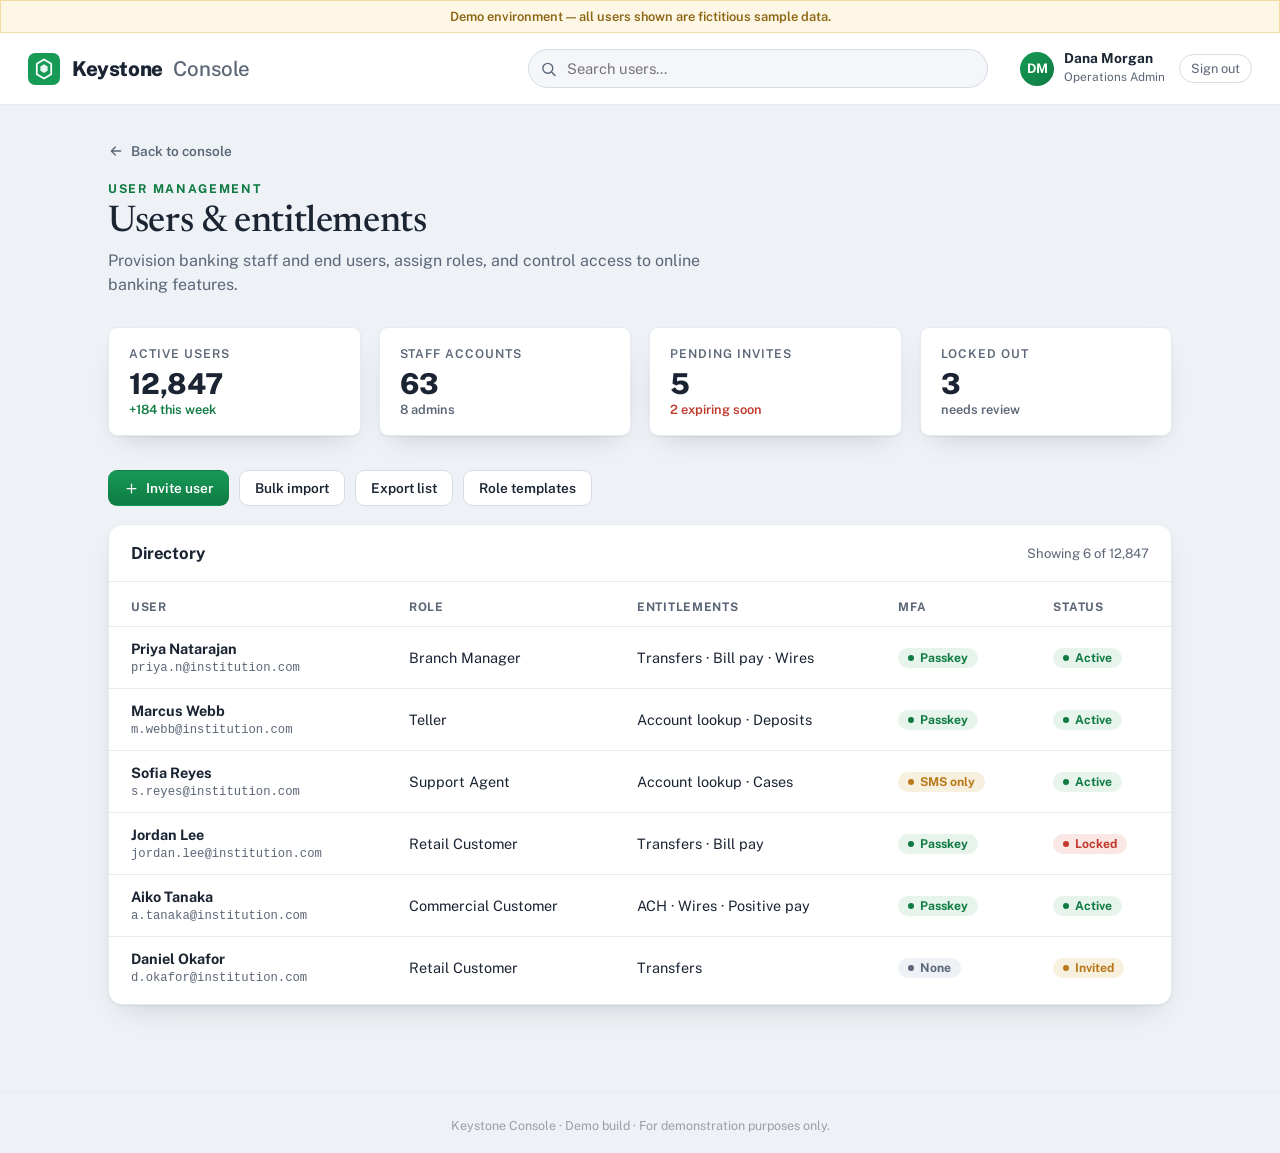
<file: user-management.html>
<!DOCTYPE html>
<html lang="en">
<head>
  <meta charset="UTF-8" />
  <meta name="viewport" content="width=device-width, initial-scale=1.0" />
  <title>User Management · Keystone Console</title>
  <link rel="stylesheet" href="assets/styles.css" />
  <link rel="icon" href="data:image/svg+xml,<svg xmlns='http://www.w3.org/2000/svg' viewBox='0 0 32 32'><rect width='32' height='32' rx='7' fill='%23169a55'/><path d='M16 6l8 5v10l-8 5-8-5V11z' fill='none' stroke='white' stroke-width='2'/></svg>" />
</head>
<body>
  <div class="shell">
    <div class="demo-banner">Demo environment — all users shown are fictitious sample data.</div>

    <header class="topbar">
      <a class="brand" href="dashboard.html" style="text-decoration:none">
        <svg class="brand__mark" viewBox="0 0 40 40" aria-hidden="true">
          <rect width="40" height="40" rx="9" fill="#169a55"/>
          <path d="M20 8l9 5.5v13L20 32l-9-5.5v-13z" fill="none" stroke="#fff" stroke-width="2.2" stroke-linejoin="round"/>
          <path d="M20 14l4.5 2.8v5.4L20 25l-4.5-2.8v-5.4z" fill="#fff" opacity=".9"/>
        </svg>
        <span class="brand__name">Keystone <span>Console</span></span>
      </a>
      <div class="searchbar">
        <svg viewBox="0 0 24 24" fill="none" stroke="currentColor" stroke-width="2"
             stroke-linecap="round" stroke-linejoin="round" aria-hidden="true">
          <circle cx="11" cy="11" r="7"/><path d="M21 21l-4.3-4.3"/>
        </svg>
        <input type="search" placeholder="Search users…" aria-label="Search" />
      </div>
      <div class="user-chip">
        <div class="avatar">DM</div>
        <div class="who"><b>Dana Morgan</b><small>Operations Admin</small></div>
        <a class="signout" href="index.html">Sign out</a>
      </div>
    </header>

    <main class="main">
      <a class="back-link" href="dashboard.html">
        <svg viewBox="0 0 24 24" width="16" height="16" fill="none" stroke="currentColor"
             stroke-width="2" stroke-linecap="round" stroke-linejoin="round"><path d="M19 12H5M11 6l-6 6 6 6"/></svg>
        Back to console
      </a>

      <div class="page-head">
        <p class="eyebrow">User Management</p>
        <h1 class="page-title">Users &amp; entitlements</h1>
        <p class="page-desc">Provision banking staff and end users, assign roles, and control access to online banking features.</p>
      </div>

      <div class="stat-row">
        <div class="stat"><div class="label">Active users</div><div class="value">12,847</div><div class="delta up">+184 this week</div></div>
        <div class="stat"><div class="label">Staff accounts</div><div class="value">63</div><div class="delta flat">8 admins</div></div>
        <div class="stat"><div class="label">Pending invites</div><div class="value">5</div><div class="delta down">2 expiring soon</div></div>
        <div class="stat"><div class="label">Locked out</div><div class="value">3</div><div class="delta flat">needs review</div></div>
      </div>

      <div class="toolbar">
        <button class="btn-sm primary">
          <svg viewBox="0 0 24 24" fill="none" stroke="currentColor" stroke-width="2"
               stroke-linecap="round" stroke-linejoin="round"><path d="M12 5v14M5 12h14"/></svg>
          Invite user
        </button>
        <button class="btn-sm">Bulk import</button>
        <button class="btn-sm">Export list</button>
        <button class="btn-sm">Role templates</button>
      </div>

      <div class="panel">
        <div class="panel__head"><h2>Directory</h2><span class="hint">Showing 6 of 12,847</span></div>
        <div class="panel__body">
          <table class="grid">
            <thead><tr><th>User</th><th>Role</th><th>Entitlements</th><th>MFA</th><th>Status</th></tr></thead>
            <tbody>
              <tr>
                <td><b>Priya Natarajan</b><br><span class="mono" style="color:var(--ink-muted)">priya.n@institution.com</span></td>
                <td>Branch Manager</td><td>Transfers · Bill pay · Wires</td>
                <td><span class="pill ok">Passkey</span></td><td><span class="pill ok">Active</span></td>
              </tr>
              <tr>
                <td><b>Marcus Webb</b><br><span class="mono" style="color:var(--ink-muted)">m.webb@institution.com</span></td>
                <td>Teller</td><td>Account lookup · Deposits</td>
                <td><span class="pill ok">Passkey</span></td><td><span class="pill ok">Active</span></td>
              </tr>
              <tr>
                <td><b>Sofia Reyes</b><br><span class="mono" style="color:var(--ink-muted)">s.reyes@institution.com</span></td>
                <td>Support Agent</td><td>Account lookup · Cases</td>
                <td><span class="pill warn">SMS only</span></td><td><span class="pill ok">Active</span></td>
              </tr>
              <tr>
                <td><b>Jordan Lee</b><br><span class="mono" style="color:var(--ink-muted)">jordan.lee@institution.com</span></td>
                <td>Retail Customer</td><td>Transfers · Bill pay</td>
                <td><span class="pill ok">Passkey</span></td><td><span class="pill bad">Locked</span></td>
              </tr>
              <tr>
                <td><b>Aiko Tanaka</b><br><span class="mono" style="color:var(--ink-muted)">a.tanaka@institution.com</span></td>
                <td>Commercial Customer</td><td>ACH · Wires · Positive pay</td>
                <td><span class="pill ok">Passkey</span></td><td><span class="pill ok">Active</span></td>
              </tr>
              <tr>
                <td><b>Daniel Okafor</b><br><span class="mono" style="color:var(--ink-muted)">d.okafor@institution.com</span></td>
                <td>Retail Customer</td><td>Transfers</td>
                <td><span class="pill muted">None</span></td><td><span class="pill warn">Invited</span></td>
              </tr>
            </tbody>
          </table>
        </div>
      </div>
    </main>

    <footer class="app-foot">Keystone Console · Demo build · For demonstration purposes only.</footer>
  </div>
</body>
</html>
</file>
<file: assets/styles.css>
/* ============================================================
   Keystone Console — shared styles
   A de-branded internet-banking operations console (demo only)
   ============================================================ */

@import url('https://fonts.googleapis.com/css2?family=Public+Sans:ital,wght@0,400;0,500;0,600;0,700;0,800;1,400&family=Newsreader:opsz,wght@6..72,400;6..72,500&display=swap');

:root {
  /* Palette */
  --ink:        #1a2433;
  --ink-soft:   #44506180;
  --ink-muted:  #5b6677;
  --line:       #d5dce5;
  --line-soft:  #e6ebf1;
  --paper:      #ffffff;
  --canvas:     #eef1f5;
  --tile:       #d8dee7;
  --tile-hover: #ccd4df;
  --accent:     #169a55;     /* trust green */
  --accent-dk:  #0f7b43;
  --accent-tint:#e7f4ec;
  --focus:      #2f7df6;
  --danger:     #c0392b;
  --warn:       #b9791b;

  --shadow-card: 0 1px 2px rgba(20,30,48,.06), 0 12px 30px -16px rgba(20,30,48,.25);
  --shadow-tile: 0 1px 1px rgba(20,30,48,.04), 0 10px 24px -18px rgba(20,30,48,.35);

  --radius:   14px;
  --radius-sm: 9px;

  --sans: 'Public Sans', ui-sans-serif, system-ui, sans-serif;
  --serif: 'Newsreader', Georgia, 'Times New Roman', serif;
}

* { box-sizing: border-box; }

html, body {
  margin: 0;
  padding: 0;
  font-family: var(--sans);
  color: var(--ink);
  -webkit-font-smoothing: antialiased;
  text-rendering: optimizeLegibility;
}

body {
  background: var(--canvas);
}

a { color: inherit; }

/* ---------- Brand mark ---------- */
.brand {
  display: inline-flex;
  align-items: center;
  gap: 12px;
  user-select: none;
}
.brand__mark {
  width: 38px;
  height: 38px;
  flex: none;
}
.brand__name {
  font-weight: 800;
  letter-spacing: -.02em;
  font-size: 1.42rem;
  color: var(--ink);
}
.brand__name span {
  font-weight: 500;
  color: var(--ink-muted);
  margin-left: .42rem;
  letter-spacing: 0;
}

/* ============================================================
   LOGIN
   ============================================================ */

.login-bg {
  min-height: 100vh;
  display: grid;
  place-items: center;
  padding: 40px 20px;
  background:
    radial-gradient(1100px 540px at 50% -10%, #ffffff 0%, #f3f6fa 45%, var(--canvas) 100%),
    var(--canvas);
  position: relative;
  overflow: hidden;
}
/* faint engraved guilloché-style rings, like secure documents */
.login-bg::before {
  content: "";
  position: absolute;
  inset: -200px;
  background:
    repeating-radial-gradient(circle at 50% 12%, transparent 0 38px, rgba(22,154,85,.035) 38px 39px);
  pointer-events: none;
}

.login-card {
  position: relative;
  width: 100%;
  max-width: 416px;
  background: var(--paper);
  border: 1px solid var(--line-soft);
  border-radius: 18px;
  box-shadow: var(--shadow-card);
  padding: 44px 40px 36px;
  animation: rise .6s cubic-bezier(.2,.7,.2,1) both;
}

.login-card .brand { margin-bottom: 30px; }

.login-title {
  font-size: 1.5rem;
  font-weight: 700;
  letter-spacing: -.02em;
  margin: 0 0 6px;
}
.login-sub {
  margin: 0 0 26px;
  color: var(--ink-muted);
  font-size: .95rem;
  line-height: 1.45;
}

.field { margin-bottom: 16px; }
.field label {
  display: block;
  font-size: .82rem;
  font-weight: 600;
  margin-bottom: 7px;
  color: var(--ink);
}
.field input {
  width: 100%;
  font-family: var(--sans);
  font-size: .98rem;
  padding: 12px 14px;
  border: 1px solid var(--line);
  border-radius: var(--radius-sm);
  background: #fbfcfe;
  color: var(--ink);
  transition: border-color .15s, box-shadow .15s, background .15s;
}
.field input:focus {
  outline: none;
  border-color: var(--accent);
  background: #fff;
  box-shadow: 0 0 0 3px var(--accent-tint);
}

.btn {
  width: 100%;
  border: 0;
  border-radius: var(--radius-sm);
  font-family: var(--sans);
  font-weight: 700;
  font-size: 1rem;
  padding: 13px 16px;
  cursor: pointer;
  display: inline-flex;
  align-items: center;
  justify-content: center;
  gap: 10px;
  transition: transform .08s, background .18s, box-shadow .18s;
}
.btn:active { transform: translateY(1px); }

.btn--passkey {
  color: #fff;
  background: linear-gradient(180deg, var(--accent) 0%, var(--accent-dk) 100%);
  box-shadow: 0 8px 18px -8px rgba(15,123,67,.6);
}
.btn--passkey:hover { box-shadow: 0 10px 22px -8px rgba(15,123,67,.7); }
.btn--passkey svg { width: 20px; height: 20px; }

.divider {
  display: flex;
  align-items: center;
  gap: 14px;
  margin: 22px 0 18px;
  color: var(--ink-muted);
  font-size: .78rem;
  letter-spacing: .04em;
  text-transform: uppercase;
}
.divider::before, .divider::after {
  content: "";
  height: 1px;
  background: var(--line-soft);
  flex: 1;
}

.help-row {
  display: flex;
  justify-content: space-between;
  align-items: center;
  margin-top: 18px;
  font-size: .86rem;
}
.help-row a {
  color: var(--accent-dk);
  text-decoration: none;
  font-weight: 600;
}
.help-row a:hover { text-decoration: underline; }

.login-foot {
  margin-top: 26px;
  text-align: center;
  font-size: .76rem;
  color: var(--ink-soft);
}

/* passkey OS-style dialog */
.passkey-overlay {
  position: fixed;
  inset: 0;
  background: rgba(15,21,33,.45);
  backdrop-filter: blur(3px);
  display: none;
  place-items: center;
  z-index: 50;
  animation: fade .2s ease both;
}
.passkey-overlay.show { display: grid; }

.passkey-dialog {
  width: 340px;
  background: #fbfcfe;
  border: 1px solid #e2e7ee;
  border-radius: 16px;
  box-shadow: 0 30px 80px -20px rgba(10,16,28,.6);
  padding: 26px 24px 22px;
  text-align: center;
  animation: pop .26s cubic-bezier(.2,.8,.2,1) both;
}
.passkey-dialog h3 {
  margin: 16px 0 4px;
  font-size: 1.05rem;
}
.passkey-dialog p {
  margin: 0;
  color: var(--ink-muted);
  font-size: .88rem;
  line-height: 1.45;
}
.passkey-dialog .origin {
  margin-top: 14px;
  font-size: .78rem;
  color: var(--ink-soft);
  font-family: ui-monospace, 'SFMono-Regular', Menlo, monospace;
}
.bio-ring {
  width: 64px;
  height: 64px;
  margin: 0 auto;
  border-radius: 50%;
  display: grid;
  place-items: center;
  background: var(--accent-tint);
  color: var(--accent-dk);
  position: relative;
}
.bio-ring svg { width: 34px; height: 34px; }
.bio-ring::after {
  content: "";
  position: absolute;
  inset: -6px;
  border-radius: 50%;
  border: 2px solid var(--accent);
  border-top-color: transparent;
  animation: spin 1s linear infinite;
}
.bio-ring.done::after {
  animation: none;
  border: 2px solid var(--accent);
}

/* ============================================================
   APP SHELL (dashboard + feature pages)
   ============================================================ */

.shell { min-height: 100vh; display: flex; flex-direction: column; }

.topbar {
  background: var(--paper);
  border-bottom: 1px solid var(--line-soft);
  padding: 16px 28px;
  display: flex;
  align-items: center;
  gap: 24px;
  position: sticky;
  top: 0;
  z-index: 20;
}
.topbar .brand__name { font-size: 1.28rem; }
.topbar .brand__mark { width: 32px; height: 32px; }

.searchbar {
  flex: 1;
  max-width: 460px;
  margin-left: auto;
  position: relative;
}
.searchbar input {
  width: 100%;
  font-family: var(--sans);
  font-size: .92rem;
  padding: 10px 14px 10px 38px;
  border: 1px solid var(--line);
  border-radius: 999px;
  background: #f4f6f9;
  color: var(--ink);
  transition: border-color .15s, box-shadow .15s, background .15s;
}
.searchbar input:focus {
  outline: none;
  background: #fff;
  border-color: var(--accent);
  box-shadow: 0 0 0 3px var(--accent-tint);
}
.searchbar svg {
  position: absolute;
  left: 12px; top: 50%;
  transform: translateY(-50%);
  width: 17px; height: 17px;
  color: var(--ink-muted);
}

.user-chip {
  display: flex;
  align-items: center;
  gap: 10px;
  padding-left: 8px;
}
.user-chip .avatar {
  width: 34px; height: 34px;
  border-radius: 50%;
  background: linear-gradient(135deg, var(--accent), var(--accent-dk));
  color: #fff;
  display: grid;
  place-items: center;
  font-weight: 700;
  font-size: .82rem;
}
.user-chip .who { line-height: 1.15; }
.user-chip .who b { font-size: .86rem; font-weight: 700; display: block; }
.user-chip .who small { font-size: .74rem; color: var(--ink-muted); }
.user-chip a.signout {
  margin-left: 4px;
  font-size: .8rem;
  color: var(--ink-muted);
  text-decoration: none;
  border: 1px solid var(--line);
  padding: 6px 11px;
  border-radius: 999px;
  transition: .15s;
}
.user-chip a.signout:hover { color: var(--danger); border-color: #e3c4c0; }

.main {
  flex: 1;
  width: 100%;
  max-width: 1120px;
  margin: 0 auto;
  padding: 38px 28px 60px;
}

.page-head { margin-bottom: 30px; }
.eyebrow {
  font-size: .76rem;
  letter-spacing: .14em;
  text-transform: uppercase;
  color: var(--accent-dk);
  font-weight: 700;
  margin: 0 0 8px;
}
.page-title {
  font-family: var(--serif);
  font-weight: 500;
  font-size: 2.3rem;
  letter-spacing: -.01em;
  margin: 0 0 8px;
}
.page-desc {
  margin: 0;
  color: var(--ink-muted);
  font-size: 1rem;
  max-width: 60ch;
  line-height: 1.5;
}

/* ---------- Dashboard tile grid ---------- */
.tile-grid {
  display: grid;
  grid-template-columns: repeat(3, 1fr);
  gap: 22px;
}
.tile {
  position: relative;
  display: block;
  text-decoration: none;
  background: var(--tile);
  border-radius: var(--radius);
  padding: 26px 26px 24px 30px;
  min-height: 158px;
  overflow: hidden;
  box-shadow: var(--shadow-tile);
  transition: transform .18s cubic-bezier(.2,.7,.2,1), background .18s, box-shadow .18s;
  animation: rise .5s cubic-bezier(.2,.7,.2,1) both;
}
.tile::before {
  content: "";
  position: absolute;
  left: 0; top: 0; bottom: 0;
  width: 6px;
  background: linear-gradient(180deg, var(--accent), var(--accent-dk));
}
.tile:hover {
  transform: translateY(-4px);
  background: var(--tile-hover);
  box-shadow: 0 16px 34px -18px rgba(20,30,48,.5);
}
.tile:nth-child(2) { animation-delay: .07s; }
.tile:nth-child(3) { animation-delay: .14s; }
.tile:nth-child(4) { animation-delay: .21s; }
.tile:nth-child(5) { animation-delay: .28s; }

.tile__icon {
  width: 40px; height: 40px;
  border-radius: 10px;
  background: #ffffffcc;
  display: grid; place-items: center;
  color: var(--accent-dk);
  margin-bottom: 18px;
  box-shadow: inset 0 0 0 1px rgba(20,30,48,.05);
}
.tile__icon svg { width: 22px; height: 22px; }
.tile__title {
  font-size: 1.16rem;
  font-weight: 700;
  letter-spacing: -.01em;
  margin: 0 0 5px;
  color: var(--ink);
}
.tile__desc {
  margin: 0;
  font-size: .87rem;
  color: var(--ink-muted);
  line-height: 1.4;
}
.tile__arrow {
  position: absolute;
  right: 22px; bottom: 20px;
  color: var(--ink-muted);
  transition: transform .2s, color .2s;
}
.tile:hover .tile__arrow { transform: translateX(4px); color: var(--accent-dk); }

/* ---------- Feature page building blocks ---------- */
.back-link {
  display: inline-flex;
  align-items: center;
  gap: 7px;
  font-size: .85rem;
  font-weight: 600;
  color: var(--ink-muted);
  text-decoration: none;
  margin-bottom: 22px;
  transition: color .15s, gap .15s;
}
.back-link:hover { color: var(--accent-dk); gap: 10px; }

.stat-row {
  display: grid;
  grid-template-columns: repeat(4, 1fr);
  gap: 18px;
  margin-bottom: 34px;
}
.stat {
  background: var(--paper);
  border: 1px solid var(--line-soft);
  border-radius: var(--radius-sm);
  padding: 18px 20px;
  box-shadow: var(--shadow-card);
}
.stat .label {
  font-size: .76rem;
  text-transform: uppercase;
  letter-spacing: .08em;
  color: var(--ink-muted);
  font-weight: 600;
}
.stat .value {
  font-size: 1.8rem;
  font-weight: 800;
  letter-spacing: -.02em;
  margin-top: 6px;
}
.stat .delta { font-size: .8rem; font-weight: 600; margin-top: 2px; }
.delta.up { color: var(--accent-dk); }
.delta.down { color: var(--danger); }
.delta.flat { color: var(--ink-muted); }

.panel {
  background: var(--paper);
  border: 1px solid var(--line-soft);
  border-radius: var(--radius);
  box-shadow: var(--shadow-card);
  overflow: hidden;
  margin-bottom: 26px;
}
.panel__head {
  padding: 18px 22px;
  border-bottom: 1px solid var(--line-soft);
  display: flex;
  align-items: center;
  justify-content: space-between;
  gap: 12px;
}
.panel__head h2 {
  font-size: 1.04rem;
  font-weight: 700;
  margin: 0;
  letter-spacing: -.01em;
}
.panel__head .hint { font-size: .82rem; color: var(--ink-muted); }
.panel__body { padding: 6px 0; }

table.grid {
  width: 100%;
  border-collapse: collapse;
  font-size: .9rem;
}
table.grid th {
  text-align: left;
  font-size: .74rem;
  letter-spacing: .06em;
  text-transform: uppercase;
  color: var(--ink-muted);
  font-weight: 700;
  padding: 12px 22px;
  border-bottom: 1px solid var(--line-soft);
}
table.grid td {
  padding: 13px 22px;
  border-bottom: 1px solid var(--line-soft);
}
table.grid tr:last-child td { border-bottom: 0; }
table.grid tbody tr { transition: background .12s; }
table.grid tbody tr:hover { background: #f7f9fb; }

.pill {
  display: inline-flex;
  align-items: center;
  gap: 6px;
  font-size: .76rem;
  font-weight: 700;
  padding: 4px 10px;
  border-radius: 999px;
  line-height: 1;
}
.pill::before {
  content: "";
  width: 6px; height: 6px;
  border-radius: 50%;
  background: currentColor;
}
.pill.ok    { color: var(--accent-dk); background: var(--accent-tint); }
.pill.warn  { color: var(--warn);      background: #f8f0df; }
.pill.bad   { color: var(--danger);    background: #f8e7e4; }
.pill.muted { color: var(--ink-muted); background: #eef1f5; }

.mono { font-family: ui-monospace, 'SFMono-Regular', Menlo, monospace; font-size: .85em; }

.toolbar {
  display: flex;
  gap: 10px;
  margin-bottom: 18px;
  flex-wrap: wrap;
}
.btn-sm {
  font-family: var(--sans);
  font-size: .85rem;
  font-weight: 600;
  padding: 9px 15px;
  border-radius: var(--radius-sm);
  border: 1px solid var(--line);
  background: var(--paper);
  color: var(--ink);
  cursor: pointer;
  transition: .15s;
  display: inline-flex; align-items: center; gap: 7px;
}
.btn-sm:hover { border-color: var(--accent); color: var(--accent-dk); }
.btn-sm.primary {
  background: linear-gradient(180deg, var(--accent), var(--accent-dk));
  color: #fff;
  border-color: transparent;
}
.btn-sm.primary:hover { color: #fff; box-shadow: 0 8px 18px -8px rgba(15,123,67,.6); }
.btn-sm svg { width: 15px; height: 15px; }

.two-col {
  display: grid;
  grid-template-columns: 2fr 1fr;
  gap: 24px;
  align-items: start;
}

.list-item {
  display: flex;
  align-items: flex-start;
  gap: 12px;
  padding: 14px 22px;
  border-bottom: 1px solid var(--line-soft);
}
.list-item:last-child { border-bottom: 0; }
.list-item .dot {
  margin-top: 5px;
  width: 9px; height: 9px;
  border-radius: 50%;
  flex: none;
  background: var(--accent);
}
.list-item .dot.warn { background: var(--warn); }
.list-item .dot.bad { background: var(--danger); }
.list-item .li-body b { font-size: .9rem; }
.list-item .li-body p { margin: 2px 0 0; font-size: .82rem; color: var(--ink-muted); }
.list-item time { margin-left: auto; font-size: .78rem; color: var(--ink-soft); white-space: nowrap; }

/* simple bar chart */
.bars { display: flex; align-items: flex-end; gap: 12px; height: 180px; padding: 18px 22px 8px; }
.bars .bar {
  flex: 1;
  background: linear-gradient(180deg, var(--accent), var(--accent-dk));
  border-radius: 6px 6px 0 0;
  position: relative;
  min-height: 6px;
  opacity: .9;
  transition: opacity .15s;
}
.bars .bar:hover { opacity: 1; }
.bars .bar span {
  position: absolute;
  bottom: -22px; left: 0; right: 0;
  text-align: center;
  font-size: .72rem;
  color: var(--ink-muted);
}

.toggle {
  position: relative;
  width: 40px; height: 23px;
  border-radius: 999px;
  background: var(--accent);
  display: inline-block;
  cursor: pointer;
}
.toggle::after {
  content: "";
  position: absolute;
  top: 3px; left: 3px;
  width: 17px; height: 17px;
  border-radius: 50%;
  background: #fff;
  transition: .18s;
}
.toggle.off { background: var(--line); }
.toggle.off::after { left: 20px; transform: none; }

.demo-banner {
  background: #fff7e6;
  border: 1px solid #f1dca6;
  color: #8a6512;
  font-size: .8rem;
  text-align: center;
  padding: 8px 14px;
  font-weight: 600;
}

footer.app-foot {
  text-align: center;
  padding: 26px;
  font-size: .78rem;
  color: var(--ink-soft);
  border-top: 1px solid var(--line-soft);
}

/* ---------- animations ---------- */
@keyframes rise { from { opacity: 0; transform: translateY(14px); } to { opacity: 1; transform: none; } }
@keyframes fade { from { opacity: 0; } to { opacity: 1; } }
@keyframes pop  { from { opacity: 0; transform: scale(.92); } to { opacity: 1; transform: scale(1); } }
@keyframes spin { to { transform: rotate(360deg); } }

@media (max-width: 860px) {
  .tile-grid { grid-template-columns: 1fr; }
  .stat-row { grid-template-columns: repeat(2, 1fr); }
  .two-col { grid-template-columns: 1fr; }
  .searchbar { display: none; }
  .page-title { font-size: 1.9rem; }
}

@media (prefers-reduced-motion: reduce) {
  * { animation: none !important; transition: none !important; }
}
</file>
